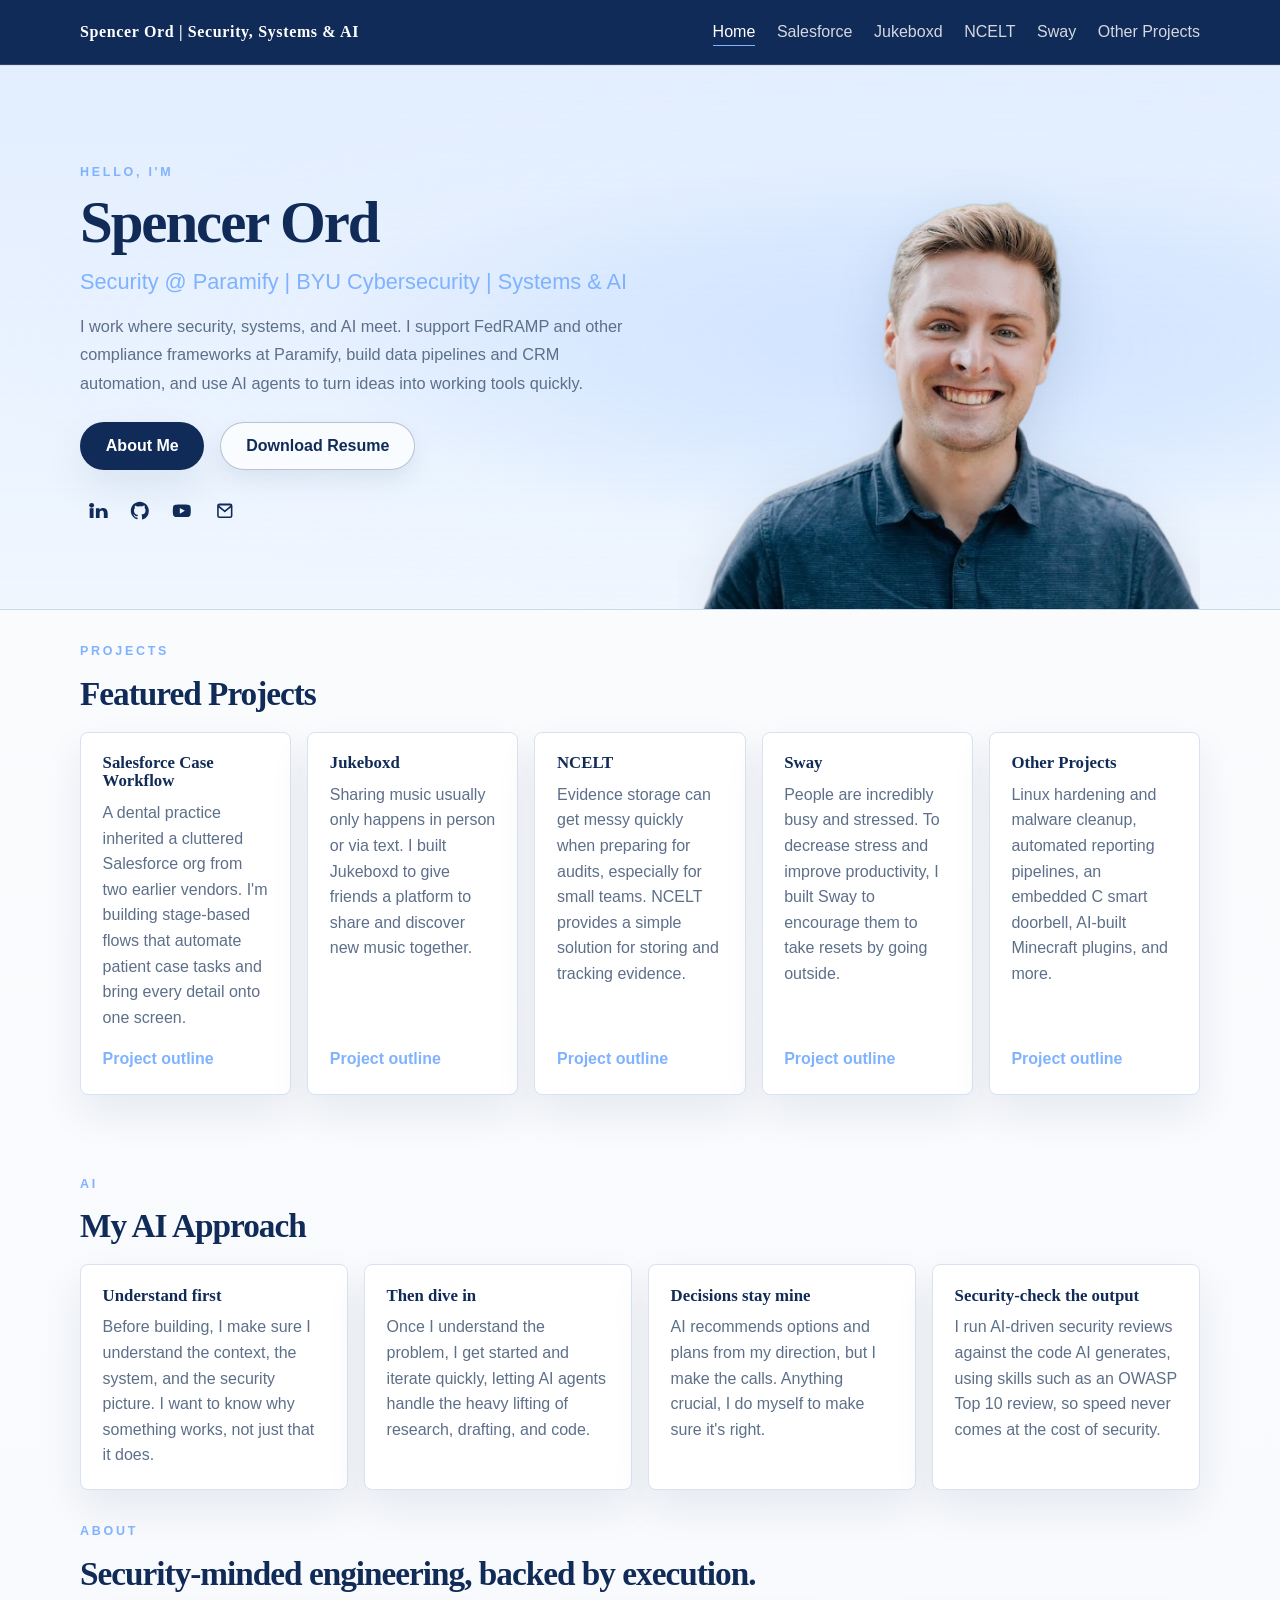
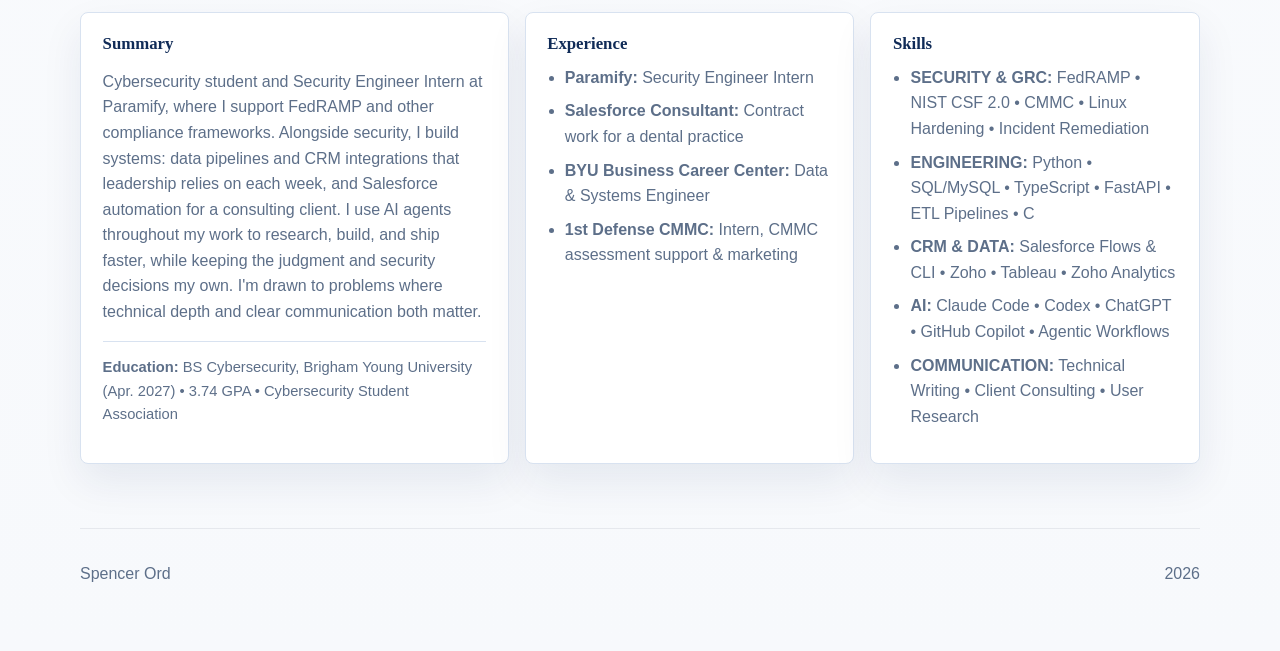
<file: index.html>
<!DOCTYPE html>
<html lang="en">
	<head>
		<meta charset="UTF-8" />
		<meta name="viewport" content="width=device-width, initial-scale=1.0" />
		<title>Spencer Ord | Security, Systems &amp; AI</title>
		<link rel="icon" type="image/png" href="assets/img/favicon.png" />
		<meta
			name="description"
			content="Spencer Ord's portfolio: cybersecurity and compliance, systems and data engineering, Salesforce consulting, and AI-assisted development."
		/>
		<link rel="preconnect" href="https://fonts.googleapis.com" />
		<link rel="preconnect" href="https://fonts.gstatic.com" crossorigin />
		<link
			href="https://fonts.googleapis.com/css2?family=Inter:wght@400;500;600;700;800&display=swap"
			rel="stylesheet"
		/>
		<link rel="stylesheet" href="css/styles.css" />
	</head>
	<body>
		<header class="site-header">
			<div class="container nav-bar">
				<a class="brand" href="index.html">Spencer Ord | Security, Systems &amp; AI</a>
				<nav class="site-nav" aria-label="Primary navigation">
					<a href="index.html" class="active">Home</a>
					<a href="pages/salesforce.html">Salesforce</a>
					<a href="pages/jukeboxd.html">Jukeboxd</a>
					<a href="pages/ncelt.html">NCELT</a>
					<a href="pages/sway.html">Sway</a>
					<a href="pages/misc.html">Other Projects</a>
				</nav>
			</div>
		</header>

		<main>
			<section class="hero">
				<div class="container hero-grid">
					<div class="hero-content">
						<p class="eyebrow">Hello, I'm</p>
						<h1>Spencer Ord</h1>
						<p class="hero-copy">Security @ Paramify | BYU Cybersecurity | Systems &amp; AI</p>
						<p class="section-copy">I work where security, systems, and AI meet. I support FedRAMP and other compliance frameworks at Paramify, build data pipelines and CRM automation, and use AI agents to turn ideas into working tools quickly.</p>
						<div class="hero-actions">
							<a class="btn btn-primary" href="#about">About Me</a>
							<a class="btn btn-secondary" href="assets/Spencer%20Ord%20Resume.docx">Download Resume</a>
						</div>
						<div class="social-row" id="links" aria-label="Social links">
							<a href="https://www.linkedin.com/in/spencer-ord/" target="_blank" rel="noopener noreferrer" aria-label="LinkedIn">
								<svg viewBox="0 0 24 24" aria-hidden="true">
									<circle cx="6.25" cy="5.9" r="2.7" />
									<rect x="4.1" y="9.2" width="4.3" height="10.8" rx="0.2" />
									<path d="M11 9.2h4v1.5h.1c.8-1.1 2.2-1.8 4-1.8 3.3 0 5 2.2 5 6.3V20h-4.3v-5.1c0-1.9-.7-3.1-2.2-3.1-1.7 0-2.5 1.1-2.5 3.1V20H11z" />
								</svg>
							</a>
							<a href="https://github.com/sord0250" target="_blank" rel="noopener noreferrer"aria-label="GitHub">
								<svg viewBox="0 0 24 24" aria-hidden="true"><path d="M12 2C6.48 2 2 6.48 2 12.02c0 4.42 2.87 8.17 6.84 9.49.5.09.66-.22.66-.47v-1.72c-2.78.61-3.36-1.19-3.36-1.19-.45-1.16-1.1-1.47-1.1-1.47-.9-.61.07-.6.07-.6 1 .07 1.52 1.03 1.52 1.03.88 1.51 2.31 1.07 2.87.82.09-.64.35-1.07.63-1.32-2.22-.25-4.56-1.11-4.56-4.95 0-1.09.39-1.98 1.03-2.68-.1-.25-.45-1.26.1-2.63 0 0 .84-.27 2.75 1.02A9.44 9.44 0 0 1 12 6.81c.85 0 1.71.11 2.51.33 1.9-1.29 2.74-1.02 2.74-1.02.55 1.37.2 2.38.1 2.63.64.7 1.03 1.59 1.03 2.68 0 3.85-2.35 4.7-4.59 4.94.36.32.69.96.69 1.94v2.88c0 .25.16.56.67.46A10.02 10.02 0 0 0 22 12.02C22 6.48 17.52 2 12 2Z"/></svg>
							</a>
							<a href="https://www.youtube.com/@spencer-ord" target="_blank" rel="noopener noreferrer" aria-label="YouTube">
								<svg viewBox="0 0 24 24" aria-hidden="true"><path d="M21.6 7.2a2.49 2.49 0 0 0-1.75-1.77C18.31 5 12 5 12 5s-6.31 0-7.85.43A2.49 2.49 0 0 0 2.4 7.2 26.06 26.06 0 0 0 2 12a26.06 26.06 0 0 0 .4 4.8 2.49 2.49 0 0 0 1.75 1.77C5.69 19 12 19 12 19s6.31 0 7.85-.43a2.49 2.49 0 0 0 1.75-1.77A26.06 26.06 0 0 0 22 12a26.06 26.06 0 0 0-.4-4.8ZM9.8 15.2V8.8L15.4 12Z"/></svg>
							</a>
							<a href="mailto:sord0250@gmail.com" target="_blank" rel="noopener noreferrer" aria-label="Email">
								<svg viewBox="0 0 24 24" aria-hidden="true"><path d="M3.5 6.5A2.5 2.5 0 0 1 6 4h12a2.5 2.5 0 0 1 2.5 2.5v11A2.5 2.5 0 0 1 18 20H6a2.5 2.5 0 0 1-2.5-2.5v-11Zm2.1-.25 6.4 5.28 6.4-5.28A.87.87 0 0 0 18 6H6a.87.87 0 0 0-.4.1Zm13.15 2.02-6.2 5.11a.86.86 0 0 1-1.1 0l-6.2-5.11v9.23c0 .41.34.75.75.75h12c.41 0 .75-.34.75-.75V8.27Z"/></svg>
							</a>
						</div>
					</div>

					<aside class="hero-portrait" aria-label="Headshot portrait">
						<img class="portrait-image" src="assets/img/headshot.png" alt="Spencer Ord headshot" />
					</aside>
				</div>
			</section>

			<section class="section" id="projects">
				<div class="container">
					<div class="section-heading">
						<p class="eyebrow">Projects</p>
						<h2>Featured Projects</h2>
					</div>

					<div class="project-grid">
						<article class="card">
							<h3>Salesforce Case Workflow</h3>
							<p>A dental practice inherited a cluttered Salesforce org from two earlier vendors. I'm building stage-based flows that automate patient case tasks and bring every detail onto one screen.</p>
							<a class="card-link" href="pages/salesforce.html">Project outline</a>
						</article>
						<article class="card">
							<h3>Jukeboxd</h3>
							<p>Sharing music usually only happens in person or via text. I built Jukeboxd to give friends a platform to share and discover new music together.</p>
							<a class="card-link" href="pages/jukeboxd.html">Project outline</a>
						</article>
						<article class="card">
							<h3>NCELT</h3>
							<p>Evidence storage can get messy quickly when preparing for audits, especially for small teams. NCELT provides a simple solution for storing and tracking evidence.</p>
							<a class="card-link" href="pages/ncelt.html">Project outline</a>
						</article>
						<article class="card">
							<h3>Sway</h3>
							<p>People are incredibly busy and stressed. To decrease stress and improve productivity, I built Sway to encourage them to take resets by going outside.</p>
							<a class="card-link" href="pages/sway.html">Project outline</a>
						</article>
						<article class="card">
							<h3>Other Projects</h3>
							<p>Linux hardening and malware cleanup, automated reporting pipelines, an embedded C smart doorbell, AI-built Minecraft plugins, and more.</p>
							<a class="card-link" href="pages/misc.html">Project outline</a>
						</article>
					</div>
				</div>
			</section>

			<section class="section ai-approach-section" id="ai-approach">
				<div class="container">
					<div class="section-heading">
						<p class="eyebrow">AI</p>
						<h2>My AI Approach</h2>
					</div>
					<div class="project-grid ai-approach-grid">
						<article class="card">
							<h3>Understand first</h3>
							<p>Before building, I make sure I understand the context, the system, and the security picture. I want to know why something works, not just that it does.</p>
						</article>
						<article class="card">
							<h3>Then dive in</h3>
							<p>Once I understand the problem, I get started and iterate quickly, letting AI agents handle the heavy lifting of research, drafting, and code.</p>
						</article>
						<article class="card">
							<h3>Decisions stay mine</h3>
							<p>AI recommends options and plans from my direction, but I make the calls. Anything crucial, I do myself to make sure it's right.</p>
						</article>
						<article class="card">
							<h3>Security-check the output</h3>
							<p>I run AI-driven security reviews against the code AI generates, using skills such as an OWASP Top 10 review, so speed never comes at the cost of security.</p>
						</article>
					</div>
				</div>
			</section>

			<section class="section about-section" id="about">
				<div class="container">
					<div class="section-heading">
						<p class="eyebrow">About</p>
						<h2>Security-minded engineering, backed by execution.</h2>
					</div>
					<div class="about-grid">
						<div class="about-card about-summary">
							<h3>Summary</h3>
							<p>
								Cybersecurity student and Security Engineer Intern at Paramify, where I support FedRAMP and other compliance frameworks. Alongside security, I build systems: data pipelines and CRM integrations that leadership relies on each week, and Salesforce automation for a consulting client. I use AI agents throughout my work to research, build, and ship faster, while keeping the judgment and security decisions my own. I'm drawn to problems where technical depth and clear communication both matter.
							</p>
							<p class="about-education"><b>Education:</b> BS Cybersecurity, Brigham Young University (Apr. 2027) &bull; 3.74 GPA &bull; Cybersecurity Student Association</p>
						</div>
						<div class="about-card">
							<h3>Experience</h3>
							<ul>
								<li><b>Paramify:</b> Security Engineer Intern</li>
								<li><b>Salesforce Consultant:</b> Contract work for a dental practice</li>
								<li><b>BYU Business Career Center:</b> Data &amp; Systems Engineer</li>
								<li><b>1st Defense CMMC:</b> Intern, CMMC assessment support &amp; marketing</li>
							</ul>
						</div>
						<div class="about-card">
							<h3>Skills</h3>
							<ul>
								<li><b>SECURITY &amp; GRC:</b> FedRAMP • NIST CSF 2.0 • CMMC • Linux Hardening • Incident Remediation</li>
								<li><b>ENGINEERING:</b> Python • SQL/MySQL • TypeScript • FastAPI • ETL Pipelines • C</li>
								<li><b>CRM &amp; DATA:</b> Salesforce Flows &amp; CLI • Zoho • Tableau • Zoho Analytics</li>
								<li><b>AI:</b> Claude Code • Codex • ChatGPT • GitHub Copilot • Agentic Workflows</li>
								<li><b>COMMUNICATION:</b> Technical Writing • Client Consulting • User Research</li>
							</ul>
						</div>
					</div>
				</div>
			</section>
		</main>

		<footer class="site-footer">
			<div class="container footer-bar">
				<p>Spencer Ord</p>
				<a>2026</a>
			</div>
		</footer>
	</body>
</html>
</file>
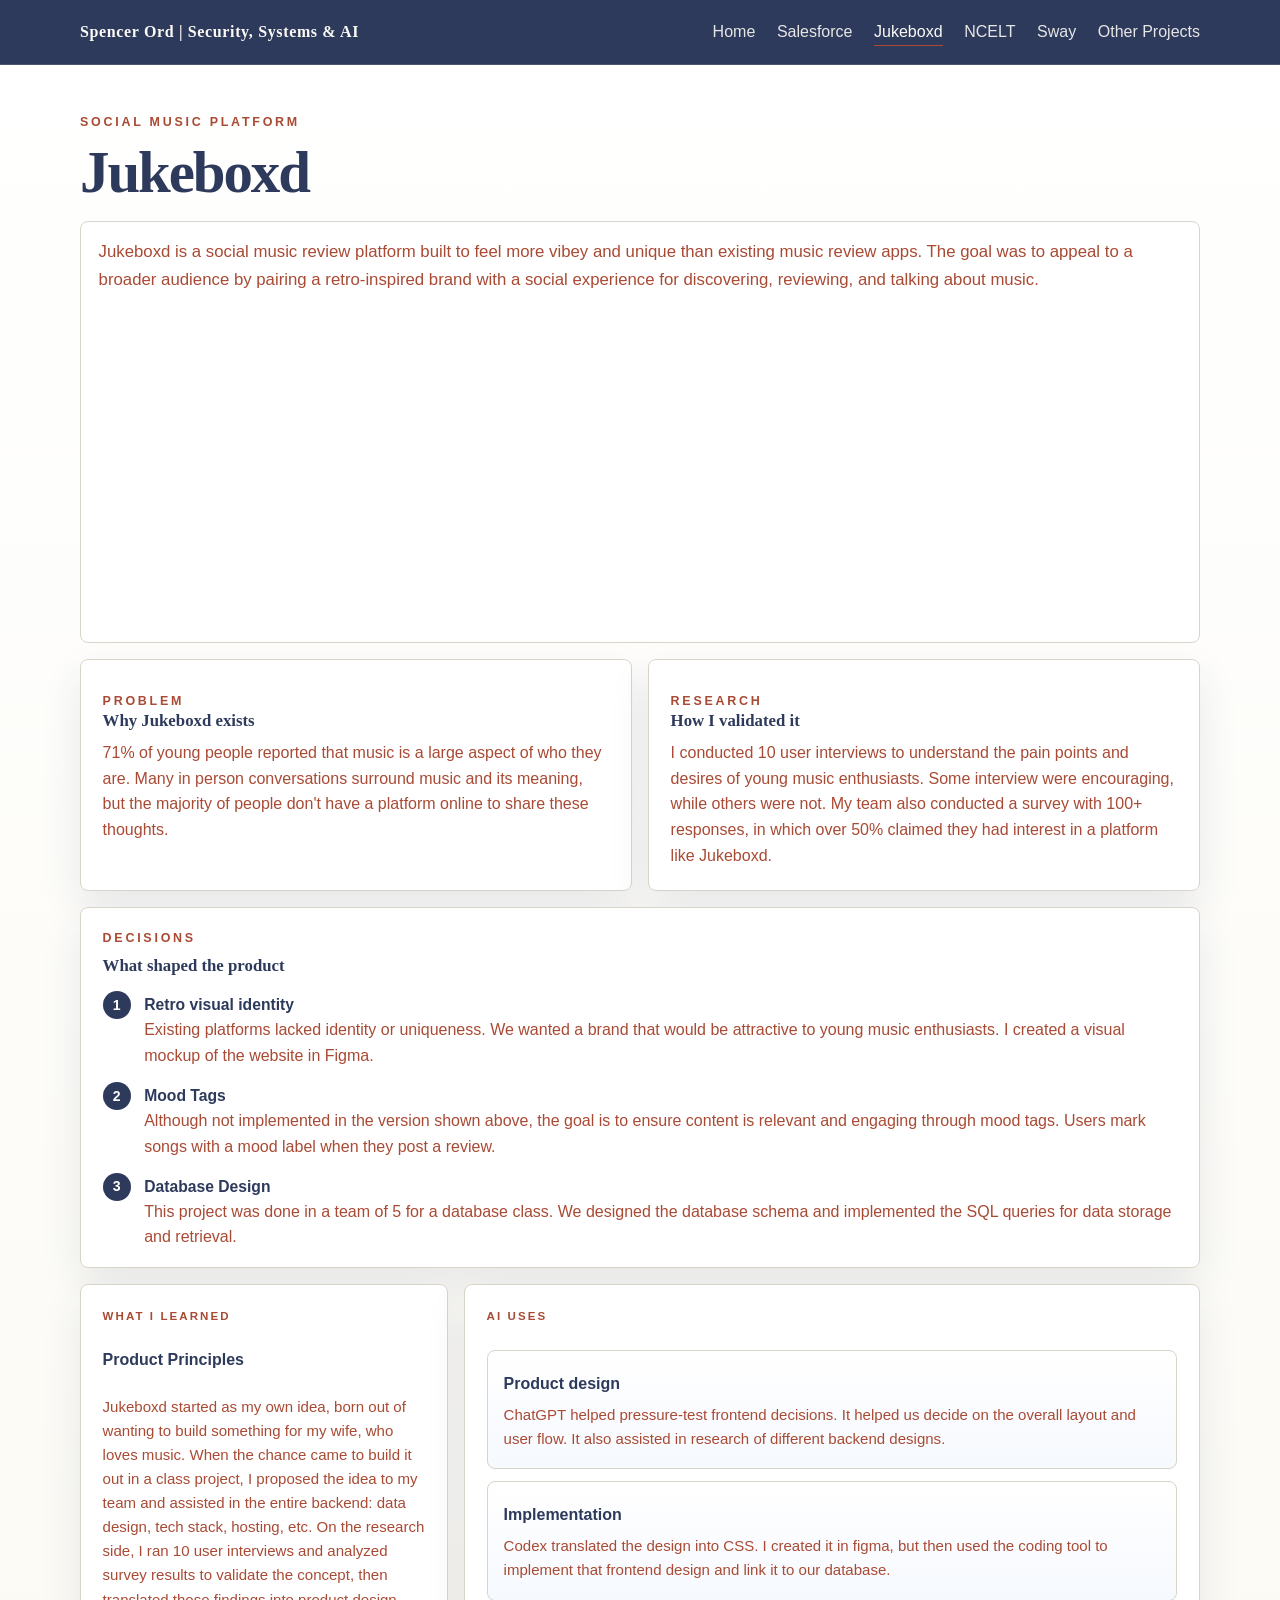
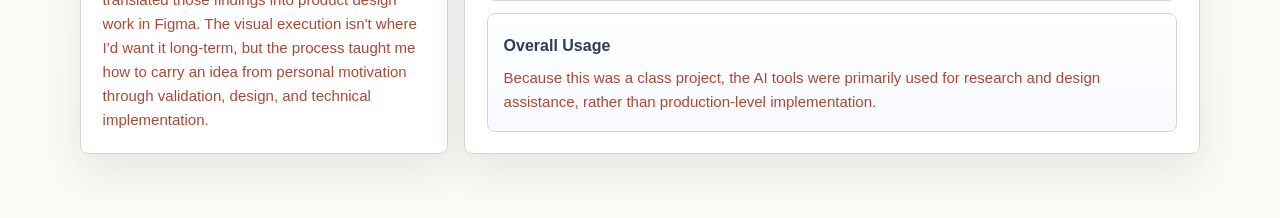
<file: pages/jukeboxd.html>
<!DOCTYPE html>
<html lang="en">
	<head>
		<meta charset="UTF-8" />
		<meta name="viewport" content="width=device-width, initial-scale=1.0" />
		<title>Jukeboxd | Spencer Ord</title>
		<link rel="icon" type="image/png" href="../assets/img/favicon.png" />
		<link rel="preconnect" href="https://fonts.googleapis.com" />
		<link rel="preconnect" href="https://fonts.gstatic.com" crossorigin />
		<link
			href="https://fonts.googleapis.com/css2?family=Inter:wght@400;500;600;700;800&display=swap"
			rel="stylesheet"
		/>
		<link rel="stylesheet" href="../css/styles.css" />
	</head>
	<body class="jukeboxd-page">
		<header class="site-header">
			<div class="container nav-bar">
				<a class="brand" href="../index.html">Spencer Ord | Security, Systems &amp; AI</a>
				<nav class="site-nav" aria-label="Primary navigation">
					<a href="../index.html">Home</a>
					<a href="salesforce.html">Salesforce</a>
					<a href="jukeboxd.html" class="active">Jukeboxd</a>
					<a href="ncelt.html">NCELT</a>
					<a href="sway.html">Sway</a>
					<a href="misc.html">Other Projects</a>
				</nav>
			</div>
		</header>

		<main class="project-page">
			<div class="container">
				<section class="project-hero">
					<p class="eyebrow">Social music platform</p>
					<h1>Jukeboxd</h1>
					<div class="project-summary">
						<p class="project-intro">Jukeboxd is a social music review platform built to feel more vibey and unique than existing music review apps. The goal was to appeal to a broader audience by pairing a retro-inspired brand with a social experience for discovering, reviewing, and talking about music.</p>
						<iframe width="560" height="315" src="https://www.youtube-nocookie.com/embed/pQ5tTVdr4-g?si=iX7X-CIV9ia5A_Ue" title="YouTube video player" frameborder="0" allow="accelerometer; autoplay; clipboard-write; encrypted-media; gyroscope; picture-in-picture; web-share" referrerpolicy="strict-origin-when-cross-origin" allowfullscreen></iframe>
					</div>
				</section>

					<section class="project-dashboard">
						<div class="project-dashboard-top">
							<article class="project-panel project-dashboard-card">
								<p class="eyebrow">Problem</p>
								<h3>Why Jukeboxd exists</h3>
								<p>71% of young people reported that music is a large aspect of who they are. Many in person conversations surround music and its meaning, but the majority of people don't have a platform online to share these thoughts.</p>
							</article>

							<article class="project-panel project-dashboard-card">
								<p class="eyebrow">Research</p>
								<h3>How I validated it</h3>
								<p>I conducted 10 user interviews to understand the pain points and desires of young music enthusiasts. Some interview were encouraging, while others were not. My team also conducted a survey with 100+ responses, in which over 50% claimed they had interest in a platform like Jukeboxd.</p>
							</article>
						</div>

						<article class="project-panel project-dashboard-decisions">
							<p class="eyebrow">Decisions</p>
							<h3>What shaped the product</h3>
							<ol class="project-step-list">
								<li>
									<span class="project-step-number">1</span>
									<div class="project-step-copy"><strong>Retro visual identity</strong>Existing platforms lacked identity or uniqueness. We wanted a brand that would be attractive to young music enthusiasts. I created a visual mockup of the website in Figma.</div>
								</li>
								<li>
									<span class="project-step-number">2</span>
									<div class="project-step-copy"><strong>Mood Tags</strong>Although not implemented in the version shown above, the goal is to ensure content is relevant and engaging through mood tags. Users mark songs with a mood label when they post a review.</div>
								</li>
								<li>
									<span class="project-step-number">3</span>
									<div class="project-step-copy"><strong>Database Design</strong>This project was done in a team of 5 for a database class. We designed the database schema and implemented the SQL queries for data storage and retrieval.</div>
								</li>
							</ol>
						</article>

						<div class="project-impact-grid">
							<article class="project-panel project-metric project-impact-card--ai">
								<span>What I learned</span>
								<strong>Product Principles</strong>
								<p>Jukeboxd started as my own idea, born out of wanting to build something for my wife, who loves music. When the chance came to build it out in a class project, I proposed the idea to my team and assisted in the entire backend: data design, tech stack, hosting, etc. On the research side, I ran 10 user interviews and analyzed survey results to validate the concept, then translated those findings into product design work in Figma. The visual execution isn't where I'd want it long-term, but the process taught me how to carry an idea from personal motivation through validation, design, and technical implementation.</p>
							</article>
							<article class="project-panel project-metric project-impact-card--wide">
								<span>AI uses</span>
								<div class="project-ai-mini-grid">
									<div>
										<strong>Product design</strong>
										<p>ChatGPT helped pressure-test frontend decisions. It helped us decide on the overall layout and user flow. It also assisted in research of different backend designs.</p>
									</div>
									<div>
										<strong>Implementation</strong>
										<p>Codex translated the design into CSS. I created it in figma, but then used the coding tool to implement that frontend design and link it to our database.</p>
									</div>
									<div>
										<strong>Overall Usage</strong>
										<p>Because this was a class project, the AI tools were primarily used for research and design assistance, rather than production-level implementation.</p>
									</div>									
								</div>
							</article>
						</div>
					</section>
			</div>
		</main>
	</body>
</html>
</file>
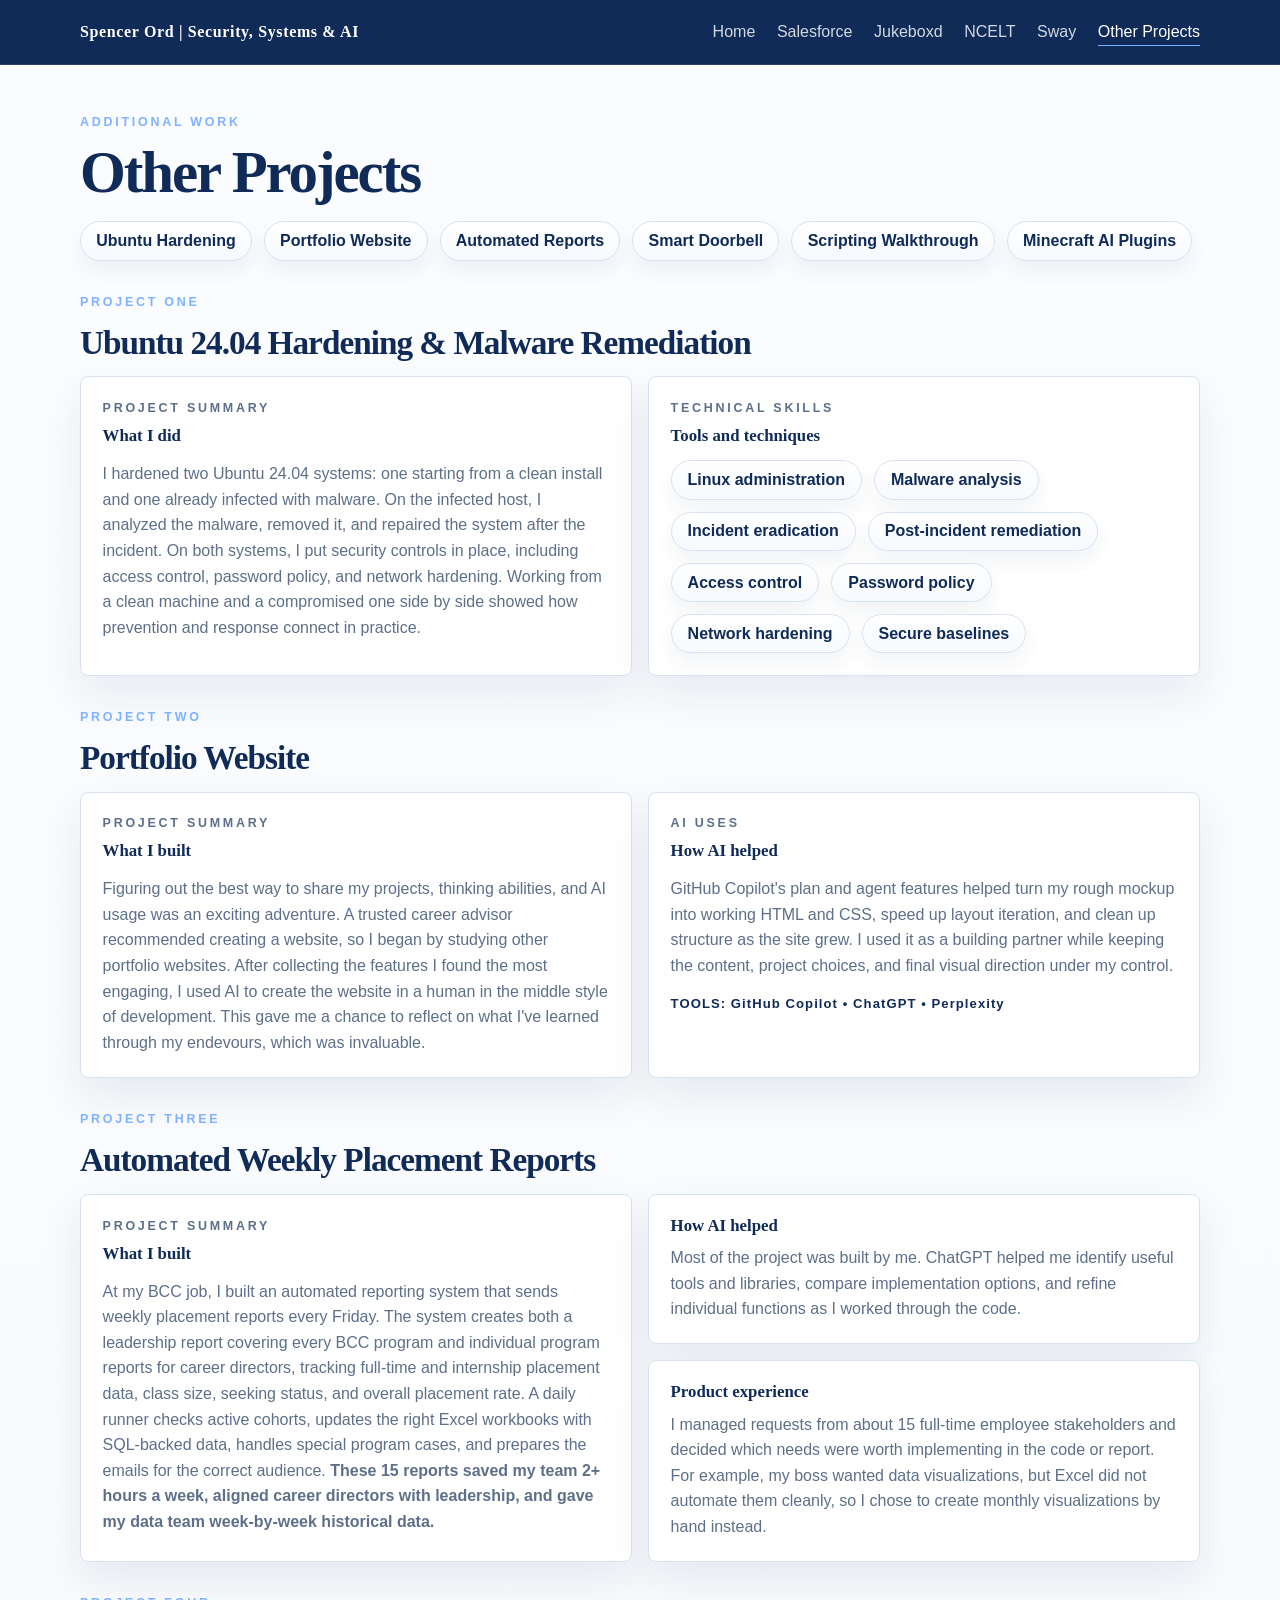
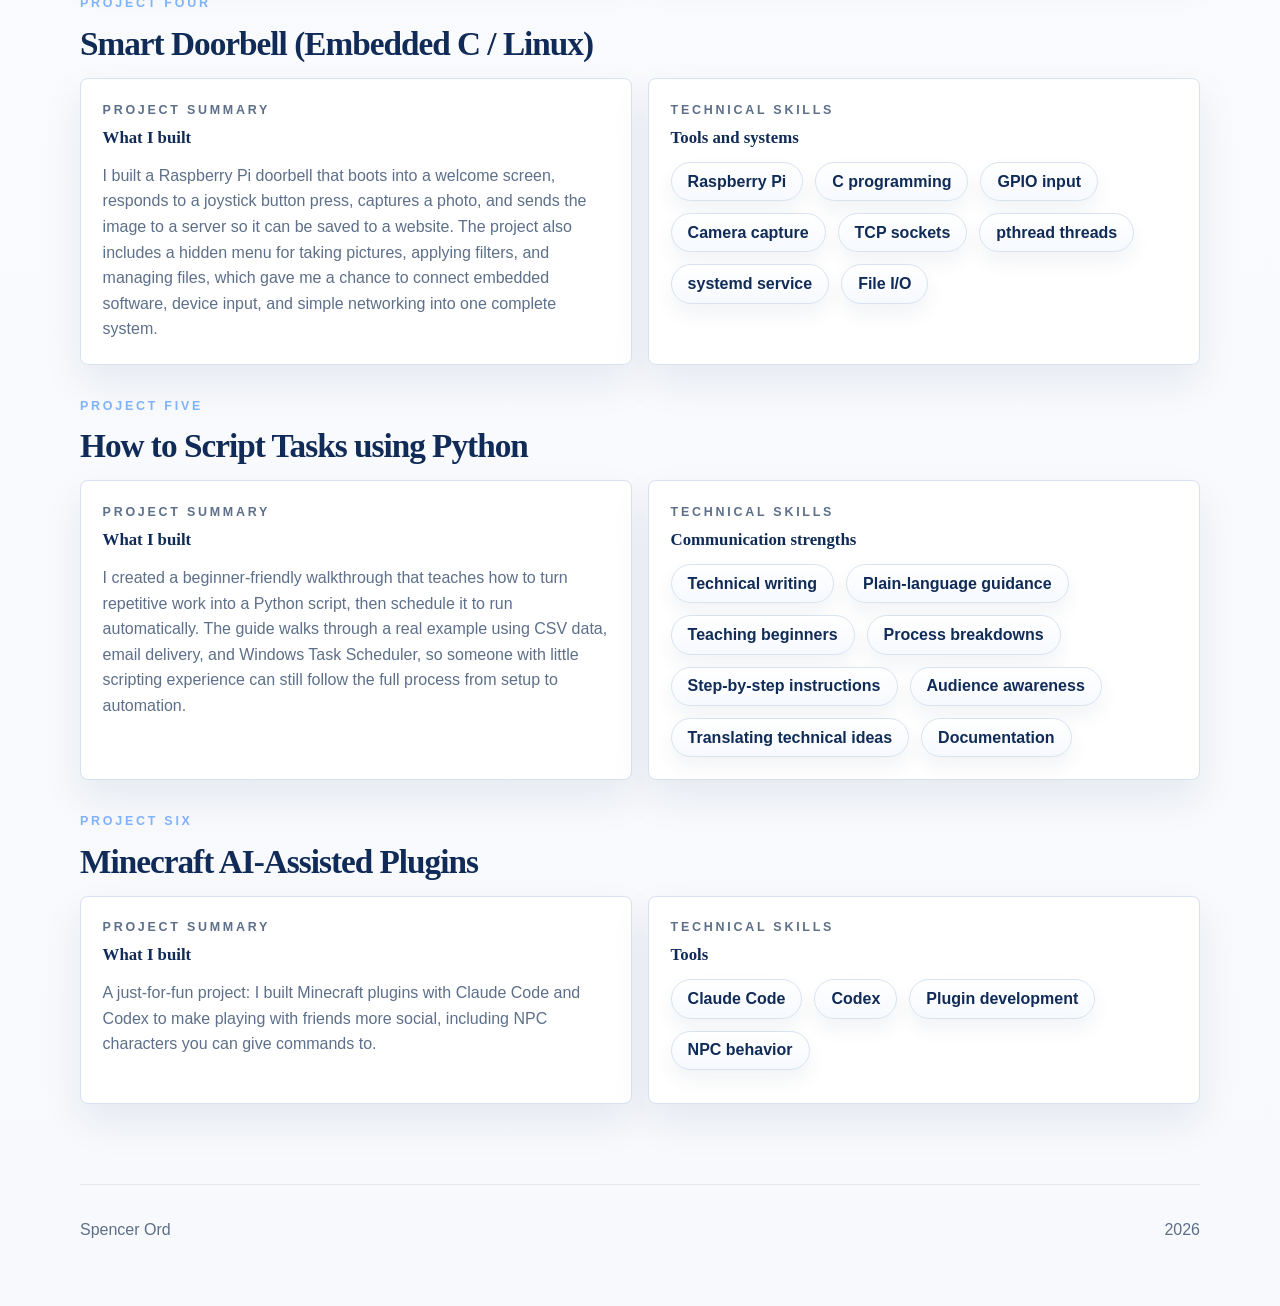
<file: pages/misc.html>
<!DOCTYPE html>
<html lang="en">
	<head>
		<meta charset="UTF-8" />
		<meta name="viewport" content="width=device-width, initial-scale=1.0" />
		<title>Other Projects | Spencer Ord</title>
		<link rel="icon" type="image/png" href="../assets/img/favicon.png" />
		<link rel="preconnect" href="https://fonts.googleapis.com" />
		<link rel="preconnect" href="https://fonts.gstatic.com" crossorigin />
		<link
			href="https://fonts.googleapis.com/css2?family=Inter:wght@400;500;600;700;800&display=swap"
			rel="stylesheet"
		/>
		<link rel="stylesheet" href="../css/styles.css" />
	</head>
	<body class="other-projects-page">
		<header class="site-header">
			<div class="container nav-bar">
				<a class="brand" href="../index.html">Spencer Ord | Security, Systems &amp; AI</a>
				<nav class="site-nav" aria-label="Primary navigation">
					<a href="../index.html">Home</a>
					<a href="salesforce.html">Salesforce</a>
					<a href="jukeboxd.html">Jukeboxd</a>
					<a href="ncelt.html">NCELT</a>
					<a href="sway.html">Sway</a>
					<a href="misc.html" class="active">Other Projects</a>
				</nav>
			</div>
		</header>

		<main class="project-page">
			<div class="container">
				<section class="project-hero">
					<p class="eyebrow">Additional work</p>
					<h1>Other Projects</h1>
					<nav class="project-mini-nav" aria-label="Project navigation">
						<a href="#ubuntu-hardening-header">Ubuntu Hardening</a>
						<a href="#portfolio-website-header">Portfolio Website</a>
						<a href="#automated-reports-header">Automated Reports</a>
						<a href="#doorbell-lab-header">Smart Doorbell</a>
						<a href="#scripting-walkthrough-header">Scripting Walkthrough</a>
						<a href="#minecraft-plugins-header">Minecraft AI Plugins</a>
					</nav>
				</section>

				<section class="other-projects-list" aria-label="Other projects">
					<article class="other-project-card">
						<div class="other-project-header" id="ubuntu-hardening-header">
							<p class="eyebrow">Project One</p>
							<h2>Ubuntu 24.04 Hardening &amp; Malware Remediation</h2>
						</div>
						<div class="other-project-grid">
							<section class="project-panel other-project-panel">
								<p class="eyebrow">Project summary</p>
								<h3>What I did</h3>
								<p>I hardened two Ubuntu 24.04 systems: one starting from a clean install and one already infected with malware. On the infected host, I analyzed the malware, removed it, and repaired the system after the incident. On both systems, I put security controls in place, including access control, password policy, and network hardening. Working from a clean machine and a compromised one side by side showed how prevention and response connect in practice.</p>
							</section>

							<section class="project-panel other-project-panel">
								<p class="eyebrow">Technical skills</p>
								<h3>Tools and techniques</h3>
								<div class="project-tag-row">
									<span class="project-tag">Linux administration</span>
									<span class="project-tag">Malware analysis</span>
									<span class="project-tag">Incident eradication</span>
									<span class="project-tag">Post-incident remediation</span>
									<span class="project-tag">Access control</span>
									<span class="project-tag">Password policy</span>
									<span class="project-tag">Network hardening</span>
									<span class="project-tag">Secure baselines</span>
								</div>
							</section>
						</div>
					</article>

					<article class="other-project-card">
						<div class="other-project-header" id="portfolio-website-header">
							<p class="eyebrow">Project Two</p>
							<h2>Portfolio Website</h2>
						</div>
						<div class="other-project-grid">
							<section class="project-panel other-project-panel">
								<p class="eyebrow">Project summary</p>
								<h3>What I built</h3>
								<p>Figuring out the best way to share my projects, thinking abilities, and AI usage was an exciting adventure. A trusted career advisor recommended creating a website, so I began by studying other portfolio websites. After collecting the features I found the most engaging, I used AI to create the website in a human in the middle style of development. This gave me a chance to reflect on what I've learned through my endevours, which was invaluable.</p>
							</section>

							<section class="project-panel other-project-panel">
								<p class="eyebrow">AI uses</p>
								<h3>How AI helped</h3>
								<p>GitHub Copilot's plan and agent features helped turn my rough mockup into working HTML and CSS, speed up layout iteration, and clean up structure as the site grew. I used it as a building partner while keeping the content, project choices, and final visual direction under my control.</p>
								<h4>TOOLS: GitHub Copilot • ChatGPT • Perplexity</h4>
							</section>
						</div>
					</article>

					<article class="other-project-card">
						<div class="other-project-header" id="automated-reports-header">
							<p class="eyebrow">Project Three</p>
							<h2>Automated Weekly Placement Reports</h2>
						</div>
						<div class="other-project-grid">
							<section class="project-panel other-project-panel">
								<p class="eyebrow">Project summary</p>
								<h3>What I built</h3>
								<p>At my BCC job, I built an automated reporting system that sends weekly placement reports every Friday. The system creates both a leadership report covering every BCC program and individual program reports for career directors, tracking full-time and internship placement data, class size, seeking status, and overall placement rate. A daily runner checks active cohorts, updates the right Excel workbooks with SQL-backed data, handles special program cases, and prepares the emails for the correct audience. <b>These 15 reports saved my team 2+ hours a week, aligned career directors with leadership, and gave my data team week-by-week historical data.</b></p>
							</section>

							<div class="other-project-subgrid other-project-subgrid--bare">
								<section class="other-project-subpanel">
									<h3>How AI helped</h3>
									<p>Most of the project was built by me. ChatGPT helped me identify useful tools and libraries, compare implementation options, and refine individual functions as I worked through the code.</p>
								</section>
								<section class="other-project-subpanel">
									<h3>Product experience</h3>
									<p>I managed requests from about 15 full-time employee stakeholders and decided which needs were worth implementing in the code or report. For example, my boss wanted data visualizations, but Excel did not automate them cleanly, so I chose to create monthly visualizations by hand instead.</p>
								</section>
							</div>
						</div>
					</article>

					<article class="other-project-card">
						<div class="other-project-header" id="doorbell-lab-header">
							<p class="eyebrow">Project Four</p>
							<h2>Smart Doorbell (Embedded C / Linux)</h2>
						</div>
						<div class="other-project-grid">
							<section class="project-panel other-project-panel">
								<p class="eyebrow">Project summary</p>
								<h3>What I built</h3>
								<p>I built a Raspberry Pi doorbell that boots into a welcome screen, responds to a joystick button press, captures a photo, and sends the image to a server so it can be saved to a website. The project also includes a hidden menu for taking pictures, applying filters, and managing files, which gave me a chance to connect embedded software, device input, and simple networking into one complete system.</p>
							</section>

							<section class="project-panel other-project-panel">
								<p class="eyebrow">Technical skills</p>
								<h3>Tools and systems</h3>
								<div class="project-tag-row">
									<span class="project-tag">Raspberry Pi</span>
									<span class="project-tag">C programming</span>
									<span class="project-tag">GPIO input</span>
									<span class="project-tag">Camera capture</span>
									<span class="project-tag">TCP sockets</span>
									<span class="project-tag">pthread threads</span>
									<span class="project-tag">systemd service</span>
									<span class="project-tag">File I/O</span>
								</div>
							</section>
						</div>
					</article>

					<article class="other-project-card">
						<div class="other-project-header" id="scripting-walkthrough-header">
							<p class="eyebrow">Project Five</p>
							<h2>How to Script Tasks using Python</h2>
						</div>
						<div class="other-project-grid">
							<section class="project-panel other-project-panel">
								<p class="eyebrow">Project summary</p>
								<h3>What I built</h3>
								<p>I created a beginner-friendly walkthrough that teaches how to turn repetitive work into a Python script, then schedule it to run automatically. The guide walks through a real example using CSV data, email delivery, and Windows Task Scheduler, so someone with little scripting experience can still follow the full process from setup to automation.</p>
							</section>

							<section class="project-panel other-project-panel">
								<p class="eyebrow">Technical skills</p>
								<h3>Communication strengths</h3>
								<div class="project-tag-row">
									<span class="project-tag">Technical writing</span>
									<span class="project-tag">Plain-language guidance</span>
									<span class="project-tag">Teaching beginners</span>
									<span class="project-tag">Process breakdowns</span>
									<span class="project-tag">Step-by-step instructions</span>
									<span class="project-tag">Audience awareness</span>
									<span class="project-tag">Translating technical ideas</span>
									<span class="project-tag">Documentation</span>
								</div>
							</section>
						</div>
					</article>

					<article class="other-project-card">
						<div class="other-project-header" id="minecraft-plugins-header">
							<p class="eyebrow">Project Six</p>
							<h2>Minecraft AI-Assisted Plugins</h2>
						</div>
						<div class="other-project-grid">
							<section class="project-panel other-project-panel">
								<p class="eyebrow">Project summary</p>
								<h3>What I built</h3>
								<p>A just-for-fun project: I built Minecraft plugins with Claude Code and Codex to make playing with friends more social, including NPC characters you can give commands to.</p>
							</section>

							<section class="project-panel other-project-panel">
								<p class="eyebrow">Technical skills</p>
								<h3>Tools</h3>
								<div class="project-tag-row">
									<span class="project-tag">Claude Code</span>
									<span class="project-tag">Codex</span>
									<span class="project-tag">Plugin development</span>
									<span class="project-tag">NPC behavior</span>
								</div>
							</section>
						</div>
					</article>
				</section>
			</div>
		</main>

		<footer class="site-footer">
			<div class="container footer-bar">
				<p>Spencer Ord</p>
				<a>2026</a>
			</div>
		</footer>
	</body>
</html>
</file>
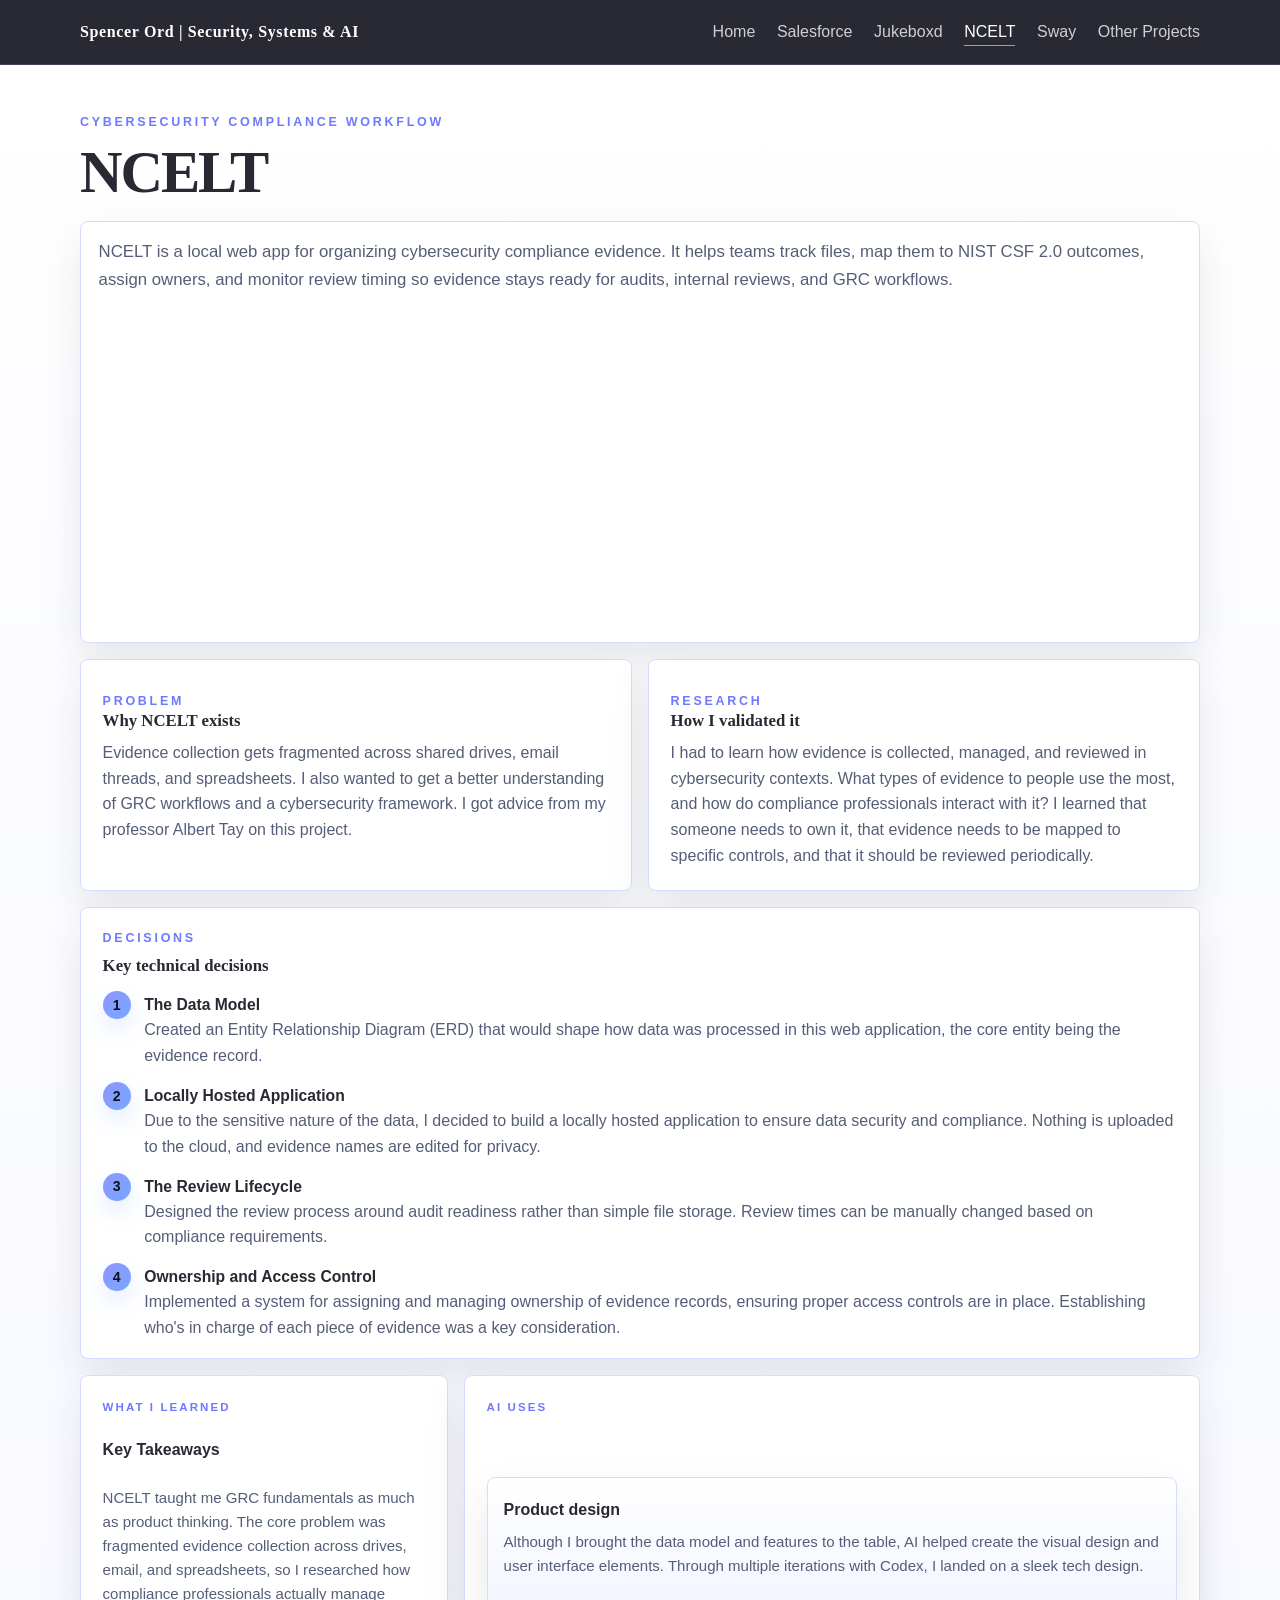
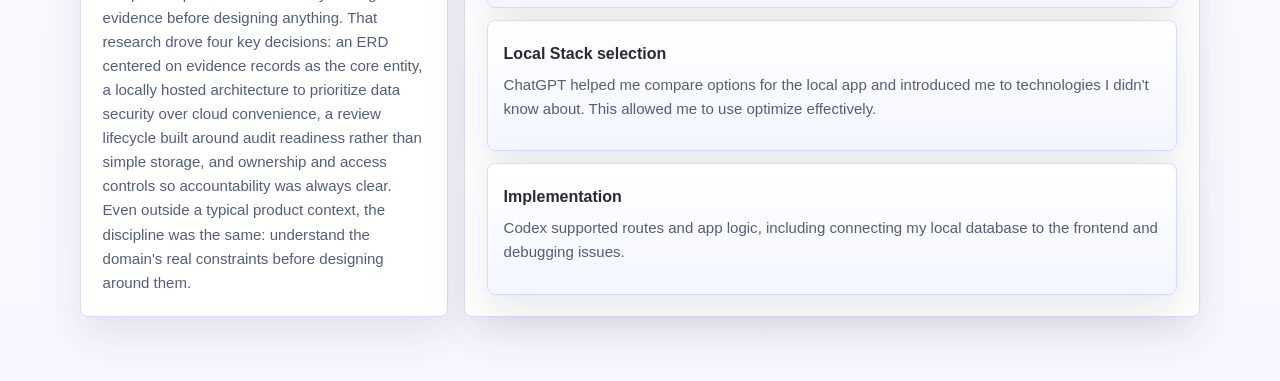
<file: pages/ncelt.html>
<!DOCTYPE html>
<html lang="en">
	<head>
		<meta charset="UTF-8" />
		<meta name="viewport" content="width=device-width, initial-scale=1.0" />
		<title>NCELT | Spencer Ord</title>
		<link rel="icon" type="image/png" href="../assets/img/favicon.png" />
		<link rel="preconnect" href="https://fonts.googleapis.com" />
		<link rel="preconnect" href="https://fonts.gstatic.com" crossorigin />
		<link
			href="https://fonts.googleapis.com/css2?family=Inter:wght@400;500;600;700;800&display=swap"
			rel="stylesheet"
		/>
		<link rel="stylesheet" href="../css/styles.css" />
	</head>
	<body class="ncelt-page">
		<header class="site-header">
			<div class="container nav-bar">
				<a class="brand" href="../index.html">Spencer Ord | Security, Systems &amp; AI</a>
				<nav class="site-nav" aria-label="Primary navigation">
					<a href="../index.html">Home</a>
					<a href="salesforce.html">Salesforce</a>
					<a href="jukeboxd.html">Jukeboxd</a>
					<a href="ncelt.html" class="active">NCELT</a>
					<a href="sway.html">Sway</a>
					<a href="misc.html">Other Projects</a>
				</nav>
			</div>
		</header>

		<main class="project-page">
			<div class="container">
				<section class="project-hero">
					<p class="eyebrow">Cybersecurity compliance workflow</p>
					<h1>NCELT</h1>
					<div class="project-summary">
						<p class="project-intro">NCELT is a local web app for organizing cybersecurity compliance evidence. It helps teams track files, map them to NIST CSF 2.0 outcomes, assign owners, and monitor review timing so evidence stays ready for audits, internal reviews, and GRC workflows.</p>
						<iframe width="560" height="315" src="https://www.youtube-nocookie.com/embed/QToSK9z2mIE?si=3Boz4pPjgtYJVjDu" title="YouTube video player" frameborder="0" allow="accelerometer; autoplay; clipboard-write; encrypted-media; gyroscope; picture-in-picture; web-share" referrerpolicy="strict-origin-when-cross-origin" allowfullscreen></iframe>
					</div>
				</section>

					<section class="project-dashboard">
						<div class="project-dashboard-top">
							<article class="project-panel project-dashboard-card">
								<p class="eyebrow">Problem</p>
								<h3>Why NCELT exists</h3>
								<p>Evidence collection gets fragmented across shared drives, email threads, and spreadsheets. I also wanted to get a better understanding of GRC workflows and a cybersecurity framework. I got advice from my professor Albert Tay on this project.</p>
							</article>

							<article class="project-panel project-dashboard-card">
								<p class="eyebrow">Research</p>
								<h3>How I validated it</h3>
								<p>I had to learn how evidence is collected, managed, and reviewed in cybersecurity contexts. What types of evidence to people use the most, and how do compliance professionals interact with it? I learned that someone needs to own it, that evidence needs to be mapped to specific controls, and that it should be reviewed periodically.</p>
							</article>
						</div>

						<article class="project-panel project-dashboard-decisions">
							<p class="eyebrow">Decisions</p>
							<h3>Key technical decisions</h3>
							<ol class="project-step-list">
								<li>
									<span class="project-step-number">1</span>
									<div class="project-step-copy"><strong>The Data Model</strong>Created an Entity Relationship Diagram (ERD) that would shape how data was processed in this web application, the core entity being the evidence record.</div>
								</li>
								<li>
									<span class="project-step-number">2</span>
									<div class="project-step-copy"><strong>Locally Hosted Application</strong>Due to the sensitive nature of the data, I decided to build a locally hosted application to ensure data security and compliance. Nothing is uploaded to the cloud, and evidence names are edited for privacy.</div>
								</li>
								<li>
									<span class="project-step-number">3</span>
									<div class="project-step-copy"><strong>The Review Lifecycle</strong>Designed the review process around audit readiness rather than simple file storage. Review times can be manually changed based on compliance requirements.</div>
								</li>
								<li>
									<span class="project-step-number">4</span>
									<div class="project-step-copy"><strong>Ownership and Access Control</strong>Implemented a system for assigning and managing ownership of evidence records, ensuring proper access controls are in place. Establishing who's in charge of each piece of evidence was a key consideration.</div>
								</li>
							</ol>
						</article>

						<div class="project-impact-grid">
							<article class="project-panel project-metric project-impact-card--ai">
								<span>What I learned</span>
								<strong>Key Takeaways</strong>
								<p>NCELT taught me GRC fundamentals as much as product thinking. The core problem was fragmented evidence collection across drives, email, and spreadsheets, so I researched how compliance professionals actually manage evidence before designing anything. That research drove four key decisions: an ERD centered on evidence records as the core entity, a locally hosted architecture to prioritize data security over cloud convenience, a review lifecycle built around audit readiness rather than simple storage, and ownership and access controls so accountability was always clear. Even outside a typical product context, the discipline was the same: understand the domain's real constraints before designing around them.</p>
							</article>
							<article class="project-panel project-metric project-impact-card--wide">
								<span>AI uses</span>
								<div class="project-ai-mini-grid">
									<div>
										<strong>Product design</strong>
										<p>Although I brought the data model and features to the table, AI helped create the visual design and user interface elements. Through multiple iterations with Codex, I landed on a sleek tech design.</p>
									</div>
									<div>
										<strong>Local Stack selection</strong>
										<p>ChatGPT helped me compare options for the local app and introduced me to technologies I didn't know about. This allowed me to use optimize effectively.</p>
									</div>
									<div>
										<strong>Implementation</strong>
										<p>Codex supported routes and app logic, including connecting my local database to the frontend and debugging issues.</p>
									</div>
								</div>
							</article>
						</div>
					</section>
			</div>
		</main>
	</body>
</html>
</file>
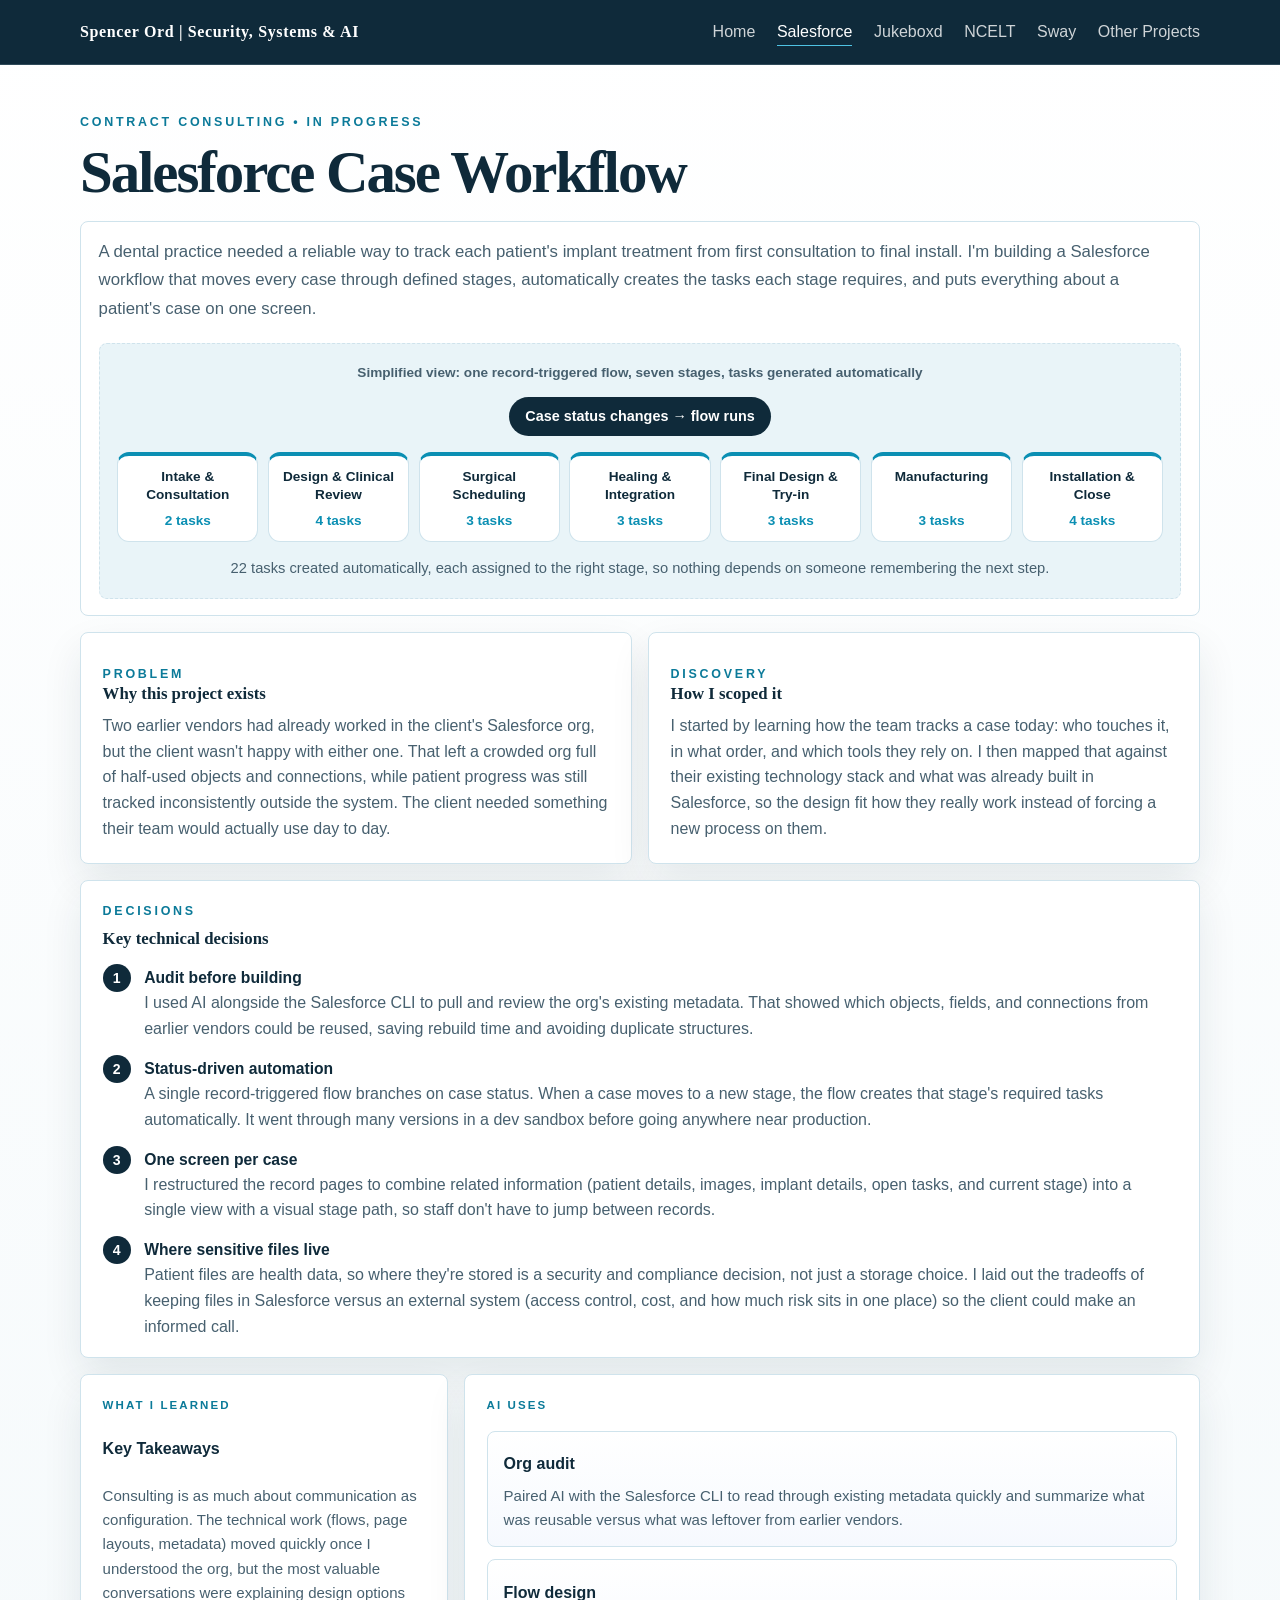
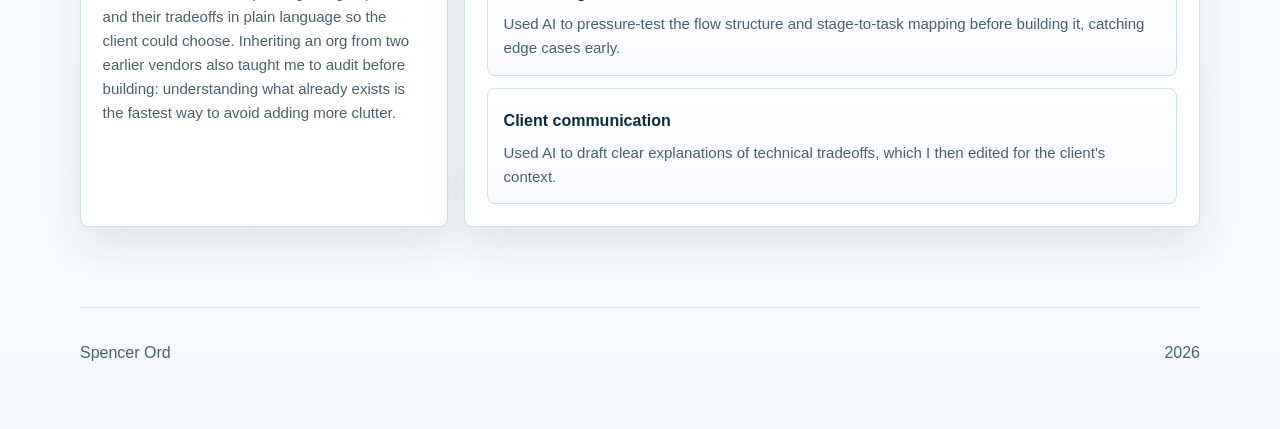
<file: pages/salesforce.html>
<!DOCTYPE html>
<html lang="en">
	<head>
		<meta charset="UTF-8" />
		<meta name="viewport" content="width=device-width, initial-scale=1.0" />
		<title>Salesforce Consulting | Spencer Ord</title>
		<link rel="icon" type="image/png" href="../assets/img/favicon.png" />
		<link rel="preconnect" href="https://fonts.googleapis.com" />
		<link rel="preconnect" href="https://fonts.gstatic.com" crossorigin />
		<link
			href="https://fonts.googleapis.com/css2?family=Inter:wght@400;500;600;700;800&display=swap"
			rel="stylesheet"
		/>
		<link rel="stylesheet" href="../css/styles.css" />
	</head>
	<body class="salesforce-page">
		<header class="site-header">
			<div class="container nav-bar">
				<a class="brand" href="../index.html">Spencer Ord | Security, Systems &amp; AI</a>
				<nav class="site-nav" aria-label="Primary navigation">
					<a href="../index.html">Home</a>
					<a href="salesforce.html" class="active">Salesforce</a>
					<a href="jukeboxd.html">Jukeboxd</a>
					<a href="ncelt.html">NCELT</a>
					<a href="sway.html">Sway</a>
					<a href="misc.html">Other Projects</a>
				</nav>
			</div>
		</header>

		<main class="project-page">
			<div class="container">
				<section class="project-hero">
					<p class="eyebrow">Contract consulting &bull; In progress</p>
					<h1>Salesforce Case Workflow</h1>
					<div class="project-summary">
						<p class="project-intro">A dental practice needed a reliable way to track each patient's implant treatment from first consultation to final install. I'm building a Salesforce workflow that moves every case through defined stages, automatically creates the tasks each stage requires, and puts everything about a patient's case on one screen.</p>
						<figure class="sf-diagram" aria-label="Simplified workflow diagram">
							<figcaption>Simplified view: one record-triggered flow, seven stages, tasks generated automatically</figcaption>
							<div class="sf-trigger">Case status changes &rarr; flow runs</div>
							<ol class="sf-stage-row">
								<li><strong>Intake &amp; Consultation</strong><span>2 tasks</span></li>
								<li><strong>Design &amp; Clinical Review</strong><span>4 tasks</span></li>
								<li><strong>Surgical Scheduling</strong><span>3 tasks</span></li>
								<li><strong>Healing &amp; Integration</strong><span>3 tasks</span></li>
								<li><strong>Final Design &amp; Try-in</strong><span>3 tasks</span></li>
								<li><strong>Manufacturing</strong><span>3 tasks</span></li>
								<li><strong>Installation &amp; Close</strong><span>4 tasks</span></li>
							</ol>
							<p class="sf-diagram-note">22 tasks created automatically, each assigned to the right stage, so nothing depends on someone remembering the next step.</p>
						</figure>
					</div>
				</section>

				<section class="project-dashboard">
					<div class="project-dashboard-top">
						<article class="project-panel project-dashboard-card">
							<p class="eyebrow">Problem</p>
							<h3>Why this project exists</h3>
							<p>Two earlier vendors had already worked in the client's Salesforce org, but the client wasn't happy with either one. That left a crowded org full of half-used objects and connections, while patient progress was still tracked inconsistently outside the system. The client needed something their team would actually use day to day.</p>
						</article>

						<article class="project-panel project-dashboard-card">
							<p class="eyebrow">Discovery</p>
							<h3>How I scoped it</h3>
							<p>I started by learning how the team tracks a case today: who touches it, in what order, and which tools they rely on. I then mapped that against their existing technology stack and what was already built in Salesforce, so the design fit how they really work instead of forcing a new process on them.</p>
						</article>
					</div>

					<article class="project-panel project-dashboard-decisions">
						<p class="eyebrow">Decisions</p>
						<h3>Key technical decisions</h3>
						<ol class="project-step-list">
							<li>
								<span class="project-step-number">1</span>
								<div class="project-step-copy"><strong>Audit before building</strong>I used AI alongside the Salesforce CLI to pull and review the org's existing metadata. That showed which objects, fields, and connections from earlier vendors could be reused, saving rebuild time and avoiding duplicate structures.</div>
							</li>
							<li>
								<span class="project-step-number">2</span>
								<div class="project-step-copy"><strong>Status-driven automation</strong>A single record-triggered flow branches on case status. When a case moves to a new stage, the flow creates that stage's required tasks automatically. It went through many versions in a dev sandbox before going anywhere near production.</div>
							</li>
							<li>
								<span class="project-step-number">3</span>
								<div class="project-step-copy"><strong>One screen per case</strong>I restructured the record pages to combine related information (patient details, images, implant details, open tasks, and current stage) into a single view with a visual stage path, so staff don't have to jump between records.</div>
							</li>
							<li>
								<span class="project-step-number">4</span>
								<div class="project-step-copy"><strong>Where sensitive files live</strong>Patient files are health data, so where they're stored is a security and compliance decision, not just a storage choice. I laid out the tradeoffs of keeping files in Salesforce versus an external system (access control, cost, and how much risk sits in one place) so the client could make an informed call.</div>
							</li>
						</ol>
					</article>

					<div class="project-impact-grid">
						<article class="project-panel project-metric project-impact-card--ai">
							<span>What I learned</span>
							<strong>Key Takeaways</strong>
							<p>Consulting is as much about communication as configuration. The technical work (flows, page layouts, metadata) moved quickly once I understood the org, but the most valuable conversations were explaining design options and their tradeoffs in plain language so the client could choose. Inheriting an org from two earlier vendors also taught me to audit before building: understanding what already exists is the fastest way to avoid adding more clutter.</p>
						</article>
						<article class="project-panel project-metric project-impact-card--wide">
							<span>AI uses</span>
							<div class="project-ai-mini-grid">
								<div>
									<strong>Org audit</strong>
									<p>Paired AI with the Salesforce CLI to read through existing metadata quickly and summarize what was reusable versus what was leftover from earlier vendors.</p>
								</div>
								<div>
									<strong>Flow design</strong>
									<p>Used AI to pressure-test the flow structure and stage-to-task mapping before building it, catching edge cases early.</p>
								</div>
								<div>
									<strong>Client communication</strong>
									<p>Used AI to draft clear explanations of technical tradeoffs, which I then edited for the client's context.</p>
								</div>
							</div>
						</article>
					</div>
				</section>
			</div>
		</main>

		<footer class="site-footer">
			<div class="container footer-bar">
				<p>Spencer Ord</p>
				<a>2026</a>
			</div>
		</footer>
	</body>
</html>
</file>
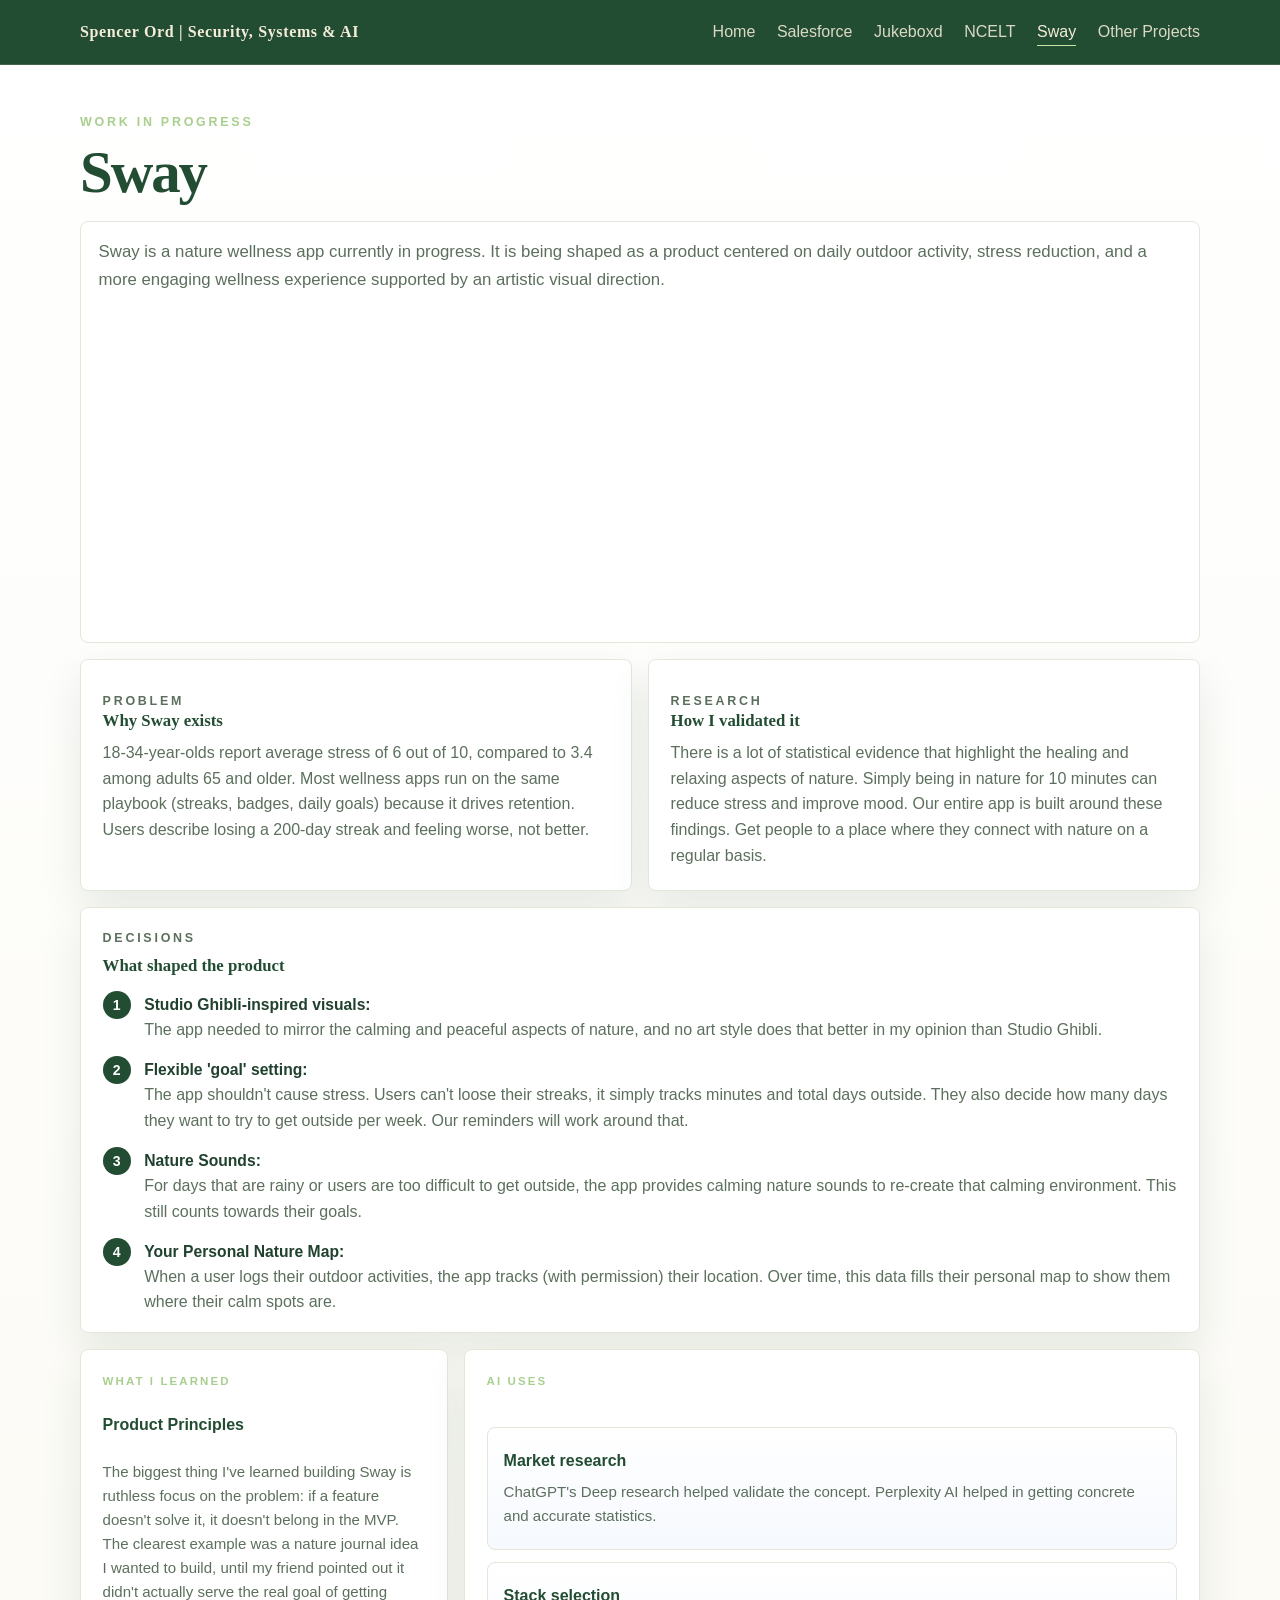
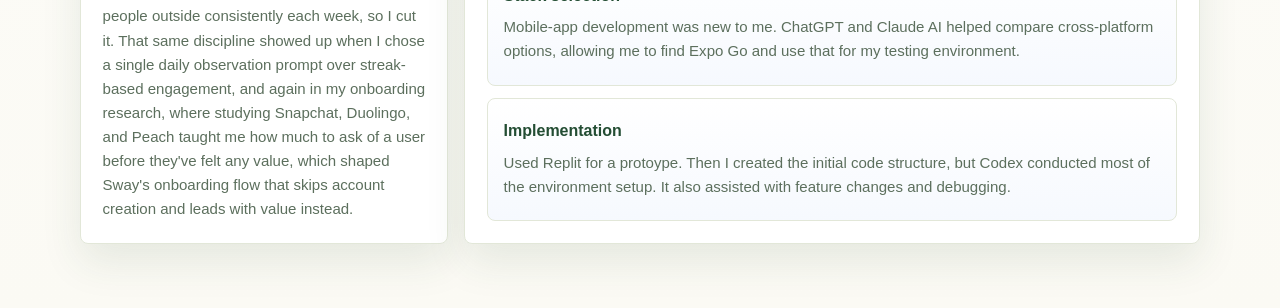
<file: pages/sway.html>
<!DOCTYPE html>
<html lang="en">
	<head>
		<meta charset="UTF-8" />
		<meta name="viewport" content="width=device-width, initial-scale=1.0" />
		<title>Sway | Spencer Ord</title>
		<link rel="icon" type="image/png" href="../assets/img/favicon.png" />
		<link rel="preconnect" href="https://fonts.googleapis.com" />
		<link rel="preconnect" href="https://fonts.gstatic.com" crossorigin />
		<link
			href="https://fonts.googleapis.com/css2?family=Inter:wght@400;500;600;700;800&display=swap"
			rel="stylesheet"
		/>
		<link rel="stylesheet" href="../css/styles.css" />
	</head>
	<body class="sway-page">
		<header class="site-header">
			<div class="container nav-bar">
				<a class="brand" href="../index.html">Spencer Ord | Security, Systems &amp; AI</a>
				<nav class="site-nav" aria-label="Primary navigation">
					<a href="../index.html">Home</a>
					<a href="salesforce.html">Salesforce</a>
					<a href="jukeboxd.html">Jukeboxd</a>
					<a href="ncelt.html">NCELT</a>
					<a href="sway.html" class="active">Sway</a>
					<a href="misc.html">Other Projects</a>
				</nav>
			</div>
		</header>

		<main class="project-page">
			<div class="container">
				<section class="project-hero">
					<p class="eyebrow">Work in progress</p>
					<h1>Sway</h1>
					<div class="project-summary">
						<p class="project-intro">Sway is a nature wellness app currently in progress. It is being shaped as a product centered on daily outdoor activity, stress reduction, and a more engaging wellness experience supported by an artistic visual direction.</p>
						<iframe width="560" height="315" src="https://www.youtube-nocookie.com/embed/bzqBpc8i1OU?si=ecfuj8n5yA26mr7G" title="YouTube video player" frameborder="0" allow="accelerometer; autoplay; clipboard-write; encrypted-media; gyroscope; picture-in-picture; web-share" referrerpolicy="strict-origin-when-cross-origin" allowfullscreen></iframe>
					</div>
				</section>

					<section class="project-dashboard">
						<div class="project-dashboard-top">
							<article class="project-panel project-dashboard-card">
								<p class="eyebrow">Problem</p>
								<h3>Why Sway exists</h3>
								<p>18-34-year-olds report average stress of 6 out of 10, compared to 3.4 among adults 65 and older. Most wellness apps run on the same playbook (streaks, badges, daily goals) because it drives retention. Users describe losing a 200-day streak and feeling worse, not better.</p>
							</article>

							<article class="project-panel project-dashboard-card">
								<p class="eyebrow">Research</p>
								<h3>How I validated it</h3>
								<p>There is a lot of statistical evidence that highlight the healing and relaxing aspects of nature. Simply being in nature for 10 minutes can reduce stress and improve mood. Our entire app is built around these findings. Get people to a place where they connect with nature on a regular basis.</p>
							</article>
						</div>

						<article class="project-panel project-dashboard-decisions">
							<p class="eyebrow">Decisions</p>
							<h3>What shaped the product</h3>
							<ol class="project-step-list">
								<li>
									<span class="project-step-number">1</span>
									<div class="project-step-copy"><strong>Studio Ghibli-inspired visuals:</strong>The app needed to mirror the calming and peaceful aspects of nature, and no art style does that better in my opinion than Studio Ghibli.</div>
								</li>
								<li>
									<span class="project-step-number">2</span>
									<div class="project-step-copy"><strong>Flexible 'goal' setting:</strong>The app shouldn't cause stress. Users can't loose their streaks, it simply tracks minutes and total days outside. They also decide how many days they want to try to get outside per week. Our reminders will work around that.</div>
								</li>
								<li>
									<span class="project-step-number">3</span>
									<div class="project-step-copy"><strong>Nature Sounds:</strong>For days that are rainy or users are too difficult to get outside, the app provides calming nature sounds to re-create that calming environment. This still counts towards their goals.</div>
								</li>
								<li>
									<span class="project-step-number">4</span>
									<div class="project-step-copy"><strong>Your Personal Nature Map:</strong>When a user logs their outdoor activities, the app tracks (with permission) their location. Over time, this data fills their personal map to show them where their calm spots are.</div>
								</li>
							</ol>
						</article>

						<div class="project-impact-grid">
							<article class="project-panel project-metric project-impact-card--ai">
								<span>What I learned</span>
								<strong>Product Principles</strong>
								<p>The biggest thing I've learned building Sway is ruthless focus on the problem: if a feature doesn't solve it, it doesn't belong in the MVP. The clearest example was a nature journal idea I wanted to build, until my friend pointed out it didn't actually serve the real goal of getting people outside consistently each week, so I cut it. That same discipline showed up when I chose a single daily observation prompt over streak-based engagement, and again in my onboarding research, where studying Snapchat, Duolingo, and Peach taught me how much to ask of a user before they've felt any value, which shaped Sway's onboarding flow that skips account creation and leads with value instead.</p>
							</article>
							<article class="project-panel project-metric project-impact-card--wide">
								<span>AI uses</span>
								<div class="project-ai-mini-grid">
									<div>
										<strong>Market research</strong>
										<p>ChatGPT's Deep research helped validate the concept. Perplexity AI helped in getting concrete and accurate statistics.</p>
									</div>
									<div>
										<strong>Stack selection</strong>
										<p>Mobile-app development was new to me. ChatGPT and Claude AI helped compare cross-platform options, allowing me to find Expo Go and use that for my testing environment.</p>
									</div>
									<div>
										<strong>Implementation</strong>
										<p>Used Replit for a protoype. Then I created the initial code structure, but Codex conducted most of the environment setup. It also assisted with feature changes and debugging.</p>
									</div>
								</div>
							</article>
						</div>
					</section>
			</div>
		</main>
	</body>
</html>
</file>
<file: css/styles.css>
:root {
  color-scheme: light;
  --bg: #f7f9fc;
  --surface: #ffffff;
  --surface-soft: #eef5ff;
  --border: #d8e2f0;
  --text: #10233f;
  --muted: #5d6f89;
  --navy: #102b57;
  --navy-2: #173b73;
  --light-blue: #7fb2ff;
  --light-blue-soft: #d9e9ff;
  --shadow: 0 18px 40px rgba(16, 43, 87, 0.08);
  --shadow-strong: 0 16px 34px rgba(16, 43, 87, 0.16);
  --radius: 8px;
  --space-1: 0.5rem;
  --space-2: 1rem;
  --space-3: 1.5rem;
  --space-4: 2rem;
  --space-5: 3rem;
}

* {
  box-sizing: border-box;
}

html {
  scroll-behavior: smooth;
}

body {
  margin: 0;
  font-family: "Segoe UI", "Helvetica Neue", Arial, sans-serif;
  background: linear-gradient(180deg, #fbfcfe 0%, var(--bg) 100%);
  color: var(--text);
  line-height: 1.6;
}

a {
  color: inherit;
  text-decoration: none;
}

.container {
  width: min(1120px, calc(100% - 2rem));
  margin: 0 auto;
}

.site-header {
  position: sticky;
  top: 0;
  z-index: 20;
  background: var(--navy);
  backdrop-filter: blur(12px);
  border-bottom: 1px solid rgba(255, 255, 255, 0.12);
}

.nav-bar,
.footer-bar {
  display: flex;
  align-items: center;
  justify-content: space-between;
  gap: var(--space-2);
  padding: 1rem 0;
}

.brand {
  font-weight: 800;
  letter-spacing: 0.04em;
  color: #ffffff;
  font-family: Georgia, "Times New Roman", serif;
}

.site-nav {
  display: flex;
  align-items: center;
  gap: 1.35rem;
  flex-wrap: wrap;
}

.site-nav a {
  position: relative;
  display: inline-flex;
  align-items: center;
  min-height: 2rem;
  color: rgba(255, 255, 255, 0.82);
  transition: color 240ms ease;
}

.site-nav a::after {
  position: absolute;
  right: 0;
  bottom: 0.1rem;
  left: 0;
  height: 1px;
  content: "";
  background: var(--light-blue);
  opacity: 0;
  transform: scaleX(0.5);
  transform-origin: center;
  transition: transform 240ms ease, opacity 240ms ease;
}

.site-nav a:hover,
.site-nav a.active {
  color: #ffffff;
}

.site-nav a:hover::after,
.site-nav a.active::after {
  opacity: 1;
  transform: scaleX(1);
}

.sway-page {
  --bg: #fbfaf4;
  --surface: #ffffff;
  --surface-soft: #f5f6ef;
  --border: #e2e7d8;
  --text: #21412f;
  --muted: #5c6f5d;
  --navy: #234d33;
  --navy-2: #2f6a42;
  --light-blue: #a9cf8f;
  --light-blue-soft: #d9e8c7;
  --shadow: 0 18px 40px rgba(35, 77, 51, 0.1);
  --shadow-strong: 0 16px 34px rgba(35, 77, 51, 0.18);
  background: linear-gradient(180deg, #ffffff 0%, #fbfaf4 100%);
}

.sway-page .site-header {
  background: #234d33;
  border-bottom-color: rgba(214, 231, 198, 0.18);
}

.sway-page .brand {
  color: #f5edd9;
}

.sway-page .site-nav a {
  color: rgba(245, 237, 217, 0.88);
}

.sway-page .site-nav a::after {
  background: #c7e3a0;
}

.sway-page .site-nav a:hover,
.sway-page .site-nav a.active {
  color: #f5edd9;
}

.jukeboxd-page {
  --bg: #fbfaf4;
  --surface: #ffffff;
  --surface-soft: #f6f2e8;
  --border: #d9d4c8;
  --text: #2E3A5C;
  --muted: #A94A34;
  --navy: #2E3A5C;
  --navy-2: #3d4b70;
  --light-blue: #A94A34;
  --light-blue-soft: #f0d4cc;
  --shadow: 0 18px 40px rgba(46, 58, 92, 0.1);
  --shadow-strong: 0 16px 34px rgba(46, 58, 92, 0.18);
  background: linear-gradient(180deg, #ffffff 0%, #fbfaf4 100%);
}

.jukeboxd-page .site-header {
  background: #2E3A5C;
  border-bottom-color: rgba(251, 250, 244, 0.14);
}

.jukeboxd-page .brand {
  color: #fbfaf4;
}

.jukeboxd-page .site-nav a {
  color: rgba(251, 250, 244, 0.9);
}

.jukeboxd-page .site-nav a::after {
  background: #A94A34;
}

.jukeboxd-page .site-nav a:hover,
.jukeboxd-page .site-nav a.active {
  color: #fbfaf4;
}

.ncelt-page {
  color-scheme: light;
  --bg: #f7f8ff;
  --surface: #ffffff;
  --surface-soft: #eef2ff;
  --border: #d6dcff;
  --text: #282932;
  --muted: #555d78;
  --navy: #282932;
  --navy-2: #8f96ff;
  --light-blue: #76a8ff;
  --light-blue-soft: #dbe6ff;
  --shadow: 0 18px 40px rgba(40, 41, 50, 0.1);
  --shadow-strong: 0 18px 42px rgba(118, 168, 255, 0.22);
  background: linear-gradient(180deg, #ffffff 0%, #f7f8ff 100%);
}

.ncelt-page .site-header {
  background: #282932;
  border-bottom-color: rgba(143, 150, 255, 0.22);
}

.ncelt-page .brand {
  color: #ffffff;
}

.ncelt-page .site-nav a {
  color: rgba(255, 255, 255, 0.78);
}

.ncelt-page .site-nav a::after {
  background: linear-gradient(90deg, #8f96ff 0%, #76a8ff 100%);
}

.ncelt-page .site-nav a:hover,
.ncelt-page .site-nav a.active {
  color: #ffffff;
}

.ncelt-page .project-page {
  background: linear-gradient(180deg, #ffffff 0%, #f7f8ff 100%);
}

.ncelt-page .project-summary,
.ncelt-page .project-panel,
.ncelt-page .project-dashboard-card,
.ncelt-page .project-dashboard-decisions,
.ncelt-page .project-metric,
.ncelt-page .project-ai-mini-grid div {
  background: #ffffff;
  border-color: #d6dcff;
  box-shadow: var(--shadow);
}

.ncelt-page .project-ai-mini-grid div {
  background: linear-gradient(180deg, #ffffff 0%, #f3f6ff 100%);
}

.ncelt-page .eyebrow,
.ncelt-page .project-metric span {
  color: #6f78ff;
}

.ncelt-page .project-step-number {
  background: linear-gradient(135deg, #8f96ff 0%, #76a8ff 100%);
  color: #0f1117;
  box-shadow: 0 10px 22px rgba(118, 168, 255, 0.22);
}

.ncelt-page .video-placeholder {
  background: linear-gradient(180deg, #f3f6ff 0%, #ffffff 100%);
  border-color: #b9c7ff;
  color: #282932;
}

.salesforce-page {
  color-scheme: light;
  --bg: #f4f9fb;
  --surface: #ffffff;
  --surface-soft: #e9f4f8;
  --border: #cfe3ec;
  --text: #0f2a3a;
  --muted: #47606f;
  --navy: #0f2a3a;
  --navy-2: #0b7a99;
  --light-blue: #0b8fb3;
  --light-blue-soft: #d4eef6;
  --shadow: 0 18px 40px rgba(15, 42, 58, 0.09);
  --shadow-strong: 0 16px 34px rgba(11, 143, 179, 0.2);
  background: linear-gradient(180deg, #ffffff 0%, #f4f9fb 100%);
}

.salesforce-page .site-header {
  background: #0f2a3a;
  border-bottom-color: rgba(212, 238, 246, 0.16);
}

.salesforce-page .brand,
.salesforce-page .site-nav a:hover,
.salesforce-page .site-nav a.active {
  color: #ffffff;
}

.salesforce-page .site-nav a {
  color: rgba(255, 255, 255, 0.8);
}

.salesforce-page .site-nav a::after {
  background: #4fc3e3;
}

.salesforce-page .eyebrow,
.salesforce-page .project-metric span {
  color: #0b7a99;
}

.sf-diagram {
  margin: 1.25rem 0 0;
  padding: 1.1rem;
  border-radius: var(--radius);
  background: var(--surface-soft);
  border: 1px dashed var(--border);
}

.sf-diagram figcaption {
  font-size: 0.85rem;
  font-weight: 600;
  color: var(--muted);
  text-align: center;
}

.sf-trigger {
  width: fit-content;
  margin: 0.85rem auto 0;
  padding: 0.5rem 1rem;
  border-radius: 999px;
  background: var(--navy);
  color: #ffffff;
  font-size: 0.9rem;
  font-weight: 700;
}

.sf-stage-row {
  display: grid;
  grid-template-columns: repeat(7, minmax(0, 1fr));
  gap: 0.6rem;
  margin: 1rem 0 0;
  padding: 0;
  list-style: none;
}

.sf-stage-row li {
  display: flex;
  flex-direction: column;
  justify-content: space-between;
  gap: 0.5rem;
  padding: 0.75rem 0.6rem;
  border-radius: 12px;
  background: var(--surface);
  border: 1px solid var(--border);
  border-top: 4px solid var(--light-blue);
  text-align: center;
  font-size: 0.85rem;
  line-height: 1.3;
}

.sf-stage-row span {
  color: var(--light-blue);
  font-weight: 700;
}

.sf-diagram-note {
  margin: 0.9rem 0 0;
  text-align: center;
  font-size: 0.92rem;
}

@media (max-width: 820px) {
  .sf-stage-row {
    grid-template-columns: repeat(2, minmax(0, 1fr));
  }
}
.hero {
  padding: var(--space-5) 0 0;
  background:
    radial-gradient(ellipse at 73% 52%, rgba(127, 178, 255, 0.24) 0%, rgba(127, 178, 255, 0.14) 28%, rgba(217, 233, 255, 0.08) 48%, rgba(217, 233, 255, 0) 72%),
    linear-gradient(180deg, rgba(217, 233, 255, 0.72) 0%, rgba(239, 246, 255, 0.94) 100%);
  border-top: 1px solid rgba(16, 35, 63, 0.1);
  border-bottom: 1px solid rgba(16, 35, 63, 0.1);
}

.hero-grid,
.project-grid-detail {
  display: grid;
  gap: var(--space-5);
  align-items: stretch;
  grid-template-columns: minmax(0, 1fr) minmax(320px, 0.95fr);
}

.hero-grid {
  min-height: clamp(29rem, 55vh, 34rem);
}

.hero-content {
  align-self: center;
  max-width: none;
  width: 100%;
  padding-bottom: var(--space-4);
}

.eyebrow {
  margin: 0 0 var(--space-1);
  color: var(--light-blue);
  letter-spacing: 0.22em;
  text-transform: uppercase;
  font-size: 0.78rem;
  font-weight: 700;
}

h1,
h2,
h3 {
  line-height: 1.08;
  margin: 0;
  font-family: Georgia, serif;
  font-weight: 700;
}

h1 {
  font-size: clamp(2.6rem, 4.6vw, 4.35rem);
  letter-spacing: -0.035em;
  color: var(--navy);
}

h2 {
  font-size: clamp(1.5rem, 2.6vw, 2.3rem);
  letter-spacing: -0.03em;
  color: var(--navy);
}

h3 {
  font-size: 1.05rem;
  color: var(--navy);
}

.hero-copy,
.section-copy,
.card p,
.project-panel p,
.project-summary p {
  color: var(--muted);
}

.hero-copy {
  max-width: none;
  font-size: clamp(1.18rem, 2vw, 1.36rem);
  line-height: 1.35;
  margin: 0.75rem 0 0;
  color: var(--light-blue);
  white-space: nowrap;
}

.section-copy {
  max-width: 60ch;
  margin: var(--space-2) 0 0;
  font-size: 1.02rem;
  line-height: 1.75;
}

.hero-actions {
  display: flex;
  flex-wrap: wrap;
  gap: var(--space-2);
  margin-top: var(--space-3);
}

.btn {
  display: inline-flex;
  align-items: center;
  justify-content: center;
  min-height: 3rem;
  padding: 0 1.55rem;
  border-radius: 999px;
  font-weight: 700;
  line-height: 1;
  border: 1px solid transparent;
  box-shadow: 0 10px 22px rgba(16, 43, 87, 0.08);
  transition: transform 240ms ease, background-color 240ms ease, border-color 240ms ease, box-shadow 240ms ease, color 240ms ease;
}

.btn:hover {
  box-shadow: var(--shadow-strong);
  transform: translateY(-2px);
}

.btn-primary {
  background: var(--navy);
  color: white;
  box-shadow: var(--shadow);
}

.btn-secondary {
  background: rgba(255, 255, 255, 0.72);
  color: var(--navy);
  border-color: rgba(16, 43, 87, 0.28);
}

.btn-secondary:hover {
  background: #ffffff;
  border-color: rgba(16, 43, 87, 0.42);
}

.card,
.info-panel,
.project-panel {
  background: var(--surface);
  border: 1px solid var(--border);
  border-radius: var(--radius);
  box-shadow: var(--shadow);
}

.info-panel,
.project-panel,
.card {
  padding: 1.35rem;
}

.card {
  display: flex;
  flex-direction: column;
}

.hero-portrait {
  position: relative;
  background: transparent;
  border: 0;
  box-shadow: none;
  min-height: 100%;
  display: flex;
  justify-content: flex-end;
  align-items: flex-end;
  overflow: hidden;
}


.portrait-image {
  width: min(100%, 620px);
  height: auto;
  object-fit: contain;
  filter: drop-shadow(0 20px 28px rgba(16, 35, 63, 0.12));
  position: relative;
  z-index: 1;
  margin-bottom: 0;
}

.hero-portrait .portrait-label,
.hero-portrait .portrait-figure {
  display: none;
}

.project-grid {
  display: grid;
  grid-template-columns: repeat(auto-fit, minmax(190px, 1fr));
  gap: 1rem;
}

.card p {
  margin: 0.6rem 0 0;
}

.card .card-link {
  display: inline-flex;
  align-self: flex-start;
  margin-top: auto;
  padding-top: 1rem;
  color: var(--light-blue);
  font-weight: 700;
}

.social-row {
  display: flex;
  align-items: center;
  gap: var(--space-1);
  margin-top: var(--space-3);
}

.social-row a {
  display: inline-flex;
  align-items: center;
  justify-content: center;
  width: 2.15rem;
  height: 2.15rem;
  border-radius: 50%;
  color: var(--navy);
  transition: background-color 240ms ease, color 240ms ease, transform 240ms ease;
}

.social-row a:hover {
  background: rgba(255, 255, 255, 0.7);
  color: var(--navy-2);
  transform: translateY(-1px);
}

.social-row svg {
  width: 1.35rem;
  height: 1.35rem;
  fill: currentColor;
}

.about-section {
  padding-top: 1rem;
}

.about-grid {
  display: grid;
  grid-template-columns: 1.3fr 1fr 1fr;
  gap: 1rem;
}

.about-card {
  padding: 1.35rem;
  background: var(--surface);
  border: 1px solid var(--border);
  border-radius: var(--radius);
  box-shadow: var(--shadow);
}

.about-card p,
.about-card li {
  color: var(--muted);
}

.about-card ul {
  margin: 0.75rem 0 0;
  padding-left: 1.1rem;
}

.about-card li + li {
  margin-top: 0.5rem;
}

.section {
  padding: 2rem 0 3rem;
}

.section-heading {
  display: grid;
  gap: 0.35rem;
  margin-bottom: 1.25rem;
}

.project-page {
  padding: 3rem 0 4rem;
}

.project-summary {
  margin-top: 1rem;
  padding: 1rem 1.1rem;
  border: 1px solid var(--border);
  border-radius: var(--radius);
  background: var(--surface);
}

.project-mini-nav {
  display: flex;
  flex-wrap: wrap;
  gap: 0.75rem;
  margin-top: 1rem;
}

.project-mini-nav a {
  display: inline-flex;
  align-items: center;
  min-height: 2.5rem;
  padding: 0 0.95rem;
  border-radius: 999px;
  border: 1px solid var(--border);
  background: linear-gradient(180deg, #ffffff 0%, #f6f9fe 100%);
  color: var(--navy);
  font-weight: 700;
  box-shadow: 0 10px 20px rgba(16, 43, 87, 0.06);
  transition: transform 240ms ease, box-shadow 240ms ease, border-color 240ms ease;
}

.project-mini-nav a:hover {
  transform: translateY(-1px);
  box-shadow: var(--shadow-strong);
  border-color: rgba(16, 43, 87, 0.24);
}

.project-dashboard {
  display: grid;
  gap: 1rem;
  margin-top: 1rem;
}

.project-dashboard-top {
  display: grid;
  grid-template-columns: repeat(2, minmax(0, 1fr));
  gap: 1rem;
}

.project-dashboard-card,
.project-dashboard-decisions,
.project-dashboard-features,
.project-metric {
  background: var(--surface);
  border: 1px solid var(--border);
  border-radius: var(--radius);
  box-shadow: var(--shadow);
}

.project-dashboard-card,
.project-dashboard-decisions,
.project-metric {
  padding: 1.35rem;
}

.project-dashboard-card p,
.project-dashboard-decisions p,
.project-metric p {
  color: var(--muted);
}

.project-dashboard-card p {
  margin: 0.65rem 0 0;
}

.project-dashboard-decisions {
  padding: 1.35rem 1.35rem 1.1rem;
}

.project-step-list {
  display: grid;
  gap: 0.85rem;
  margin: 1rem 0 0;
  padding: 0;
  list-style: none;
}

.project-step-list li {
  display: flex;
  gap: 0.85rem;
  align-items: flex-start;
  color: var(--muted);
}

.project-step-number {
  flex: none;
  display: grid;
  place-items: center;
  width: 1.75rem;
  height: 1.75rem;
  border-radius: 999px;
  background: var(--navy);
  color: #ffffff;
  font-size: 0.88rem;
  font-weight: 800;
}

.project-step-copy {
  padding-top: 0.05rem;
}

.project-step-copy strong {
  display: block;
  color: var(--text);
  font-size: 0.98rem;
}

.project-step-copy span {
  display: block;
  margin-top: 0.22rem;
}

.project-dashboard-features {
  padding: 1.15rem 1.35rem 1.3rem;
}

.project-tag-row {
  display: flex;
  flex-wrap: wrap;
  gap: 0.75rem;
  margin-top: 0.95rem;
}

.project-tag {
  display: inline-flex;
  align-items: center;
  min-height: 2.45rem;
  padding: 0 1rem;
  border-radius: 999px;
  border: 1px solid var(--border);
  background: linear-gradient(180deg, #ffffff 0%, #f6f9fe 100%);
  color: var(--navy);
  font-weight: 700;
  box-shadow: 0 10px 20px rgba(16, 43, 87, 0.06);
}

.project-impact-grid {
  display: grid;
  grid-template-columns: minmax(240px, 1fr) minmax(0, 2fr);
  gap: 1rem;
}

.project-impact-card--wide {
  display: grid;
  gap: 1rem;
}

.project-impact-mini-grid {
  display: grid;
  grid-template-columns: repeat(2, minmax(0, 1fr));
  gap: 1rem;
}

.project-impact-card--ai {
  display: grid;
  gap: 1rem;
  align-content: start;
}

.project-ai-mini-grid {
  display: grid;
  gap: 0.75rem;
}

.project-ai-mini-grid div {
  padding: 0.9rem 1rem;
  border-radius: var(--radius);
  border: 1px solid var(--border);
  background: linear-gradient(180deg, #ffffff 0%, #f6f9fe 100%);
}

.project-ai-mini-grid strong {
  display: block;
  color: var(--navy);
  font-size: 0.96rem;
  line-height: 1.35;
}

.project-ai-mini-grid p {
  margin: 0.35rem 0 0;
  font-size: 0.92rem;
}

.project-metric span {
  display: block;
  color: var(--light-blue);
  font-size: 0.72rem;
  font-weight: 800;
  letter-spacing: 0.18em;
  text-transform: uppercase;
}

.project-metric strong {
  display: block;
  margin-top: 0.45rem;
  color: var(--navy);
  font-size: 1rem;
  line-height: 1.35;
}

.project-metric p {
  margin: 0.55rem 0 0;
  font-size: 0.94rem;
}

.project-intro {
  margin: 0;
  color: var(--muted);
  font-size: 1.05rem;
  line-height: 1.7;
}

.video-placeholder {
  aspect-ratio: 16 / 9;
  display: grid;
  place-items: center;
  margin-top: 0.9rem;
  border-radius: var(--radius);
  border: 1px dashed #b6c8e3;
  background: linear-gradient(180deg, #edf4ff 0%, #f7fbff 100%);
  color: var(--navy);
  font-weight: 700;
}


.project-summary iframe {
  display: block;
  width: min(100%, 560px);
  aspect-ratio: 16 / 9;
  height: auto;
  margin: 1rem auto 0;
}

.other-projects-list {
  display: grid;
  gap: var(--space-4);
  margin-top: var(--space-4);
}

.other-project-card {
  display: grid;
  gap: 1rem;
}

.other-project-header {
  display: grid;
  gap: 0.25rem;
  scroll-margin-top: 6.5rem;
}

.other-project-grid {
  display: grid;
  grid-template-columns: repeat(2, minmax(0, 1fr));
  gap: 1rem;
  align-items: stretch;
}

.other-project-panel {
  min-height: 13rem;
}

.other-project-panel p:last-child {
  margin-bottom: 0;
}
.other-project-subgrid {
  display: grid;
  gap: 1rem;
  margin-top: 0.85rem;
  align-self: stretch;
}

.other-project-subgrid--bare {
  margin-top: 0;
}

.other-project-subpanel {
  padding: 1.35rem;
  border: 1px solid var(--border);
  border-radius: var(--radius);
  background: var(--surface);
  box-shadow: var(--shadow);
}

.other-project-subpanel p {
  margin: 0.65rem 0 0;
  color: var(--muted);
}
.other-project-panel h4,
.other-project-subpanel h4 {
  margin: 1rem 0 0;
  color: var(--navy);
  font-family: inherit;
  font-size: 0.82rem;
  line-height: 1.4;
  letter-spacing: 0.08em;
}

.blank-field {
  min-height: 6rem;
  margin-top: 0.9rem;
  border: 1px dashed var(--border);
  border-radius: var(--radius);
  background: linear-gradient(180deg, #ffffff 0%, #f6f9fe 100%);
}

.site-footer {
  padding: 1rem 0 2rem;
}

.footer-bar {
  border-top: 1px solid rgba(16, 35, 63, 0.08);
  color: var(--muted);
}

@media (max-width: 820px) {
  .hero-grid,
  .project-grid-detail,
  .project-grid,
  .about-grid,
  .project-dashboard-top,
  .project-impact-grid,
  .other-project-grid {
    grid-template-columns: 1fr;
  }

  .project-impact-mini-grid {
    grid-template-columns: 1fr;
  }

  .nav-bar,
  .footer-bar {
    flex-direction: column;
    align-items: flex-start;
  }

  .site-nav {
    gap: 0.95rem;
  }

  .hero {
    padding-top: var(--space-4);
    background:
      radial-gradient(ellipse at 50% 82%, rgba(127, 178, 255, 0.22) 0%, rgba(127, 178, 255, 0.12) 30%, rgba(217, 233, 255, 0.07) 50%, rgba(217, 233, 255, 0) 74%),
      linear-gradient(180deg, rgba(217, 233, 255, 0.72) 0%, rgba(239, 246, 255, 0.94) 100%);
  }

  .hero-grid {
    min-height: 0;
    gap: var(--space-2);
  }

  .hero-content {
    padding-bottom: var(--space-2);
  }

  .project-mini-nav {
    gap: 0.5rem;
  }

  .project-mini-nav a {
    width: 100%;
    justify-content: center;
  }

  .hero-portrait {
    min-height: 0;
    justify-content: center;
  }

  .portrait-image {
    width: min(100%, 31rem);
  }
}

@media (max-width: 520px) {
  .container {
    width: min(100% - 1.5rem, 1120px);
  }

  .nav-bar,
  .footer-bar {
    gap: 0.75rem;
  }

  .site-nav {
    width: 100%;
    justify-content: space-between;
    gap: 0.5rem;
  }

  .hero {
    padding-top: var(--space-3);
  }

  .hero-copy {
    white-space: normal;
  }

  h1 {
    font-size: clamp(2.35rem, 13vw, 3.2rem);
  }

  .hero-actions {
    gap: 0.75rem;
  }

  .btn {
    width: 100%;
    padding-inline: var(--space-2);
  }

  .social-row {
    justify-content: center;
  }

  .portrait-image {
    width: min(100%, 26rem);
  }
}









.about-education {
  margin-top: 0.9rem;
  padding-top: 0.9rem;
  border-top: 1px solid var(--border);
  font-size: 0.92rem;
}

.ai-approach-section {
  padding-bottom: 0;
}
</file>
